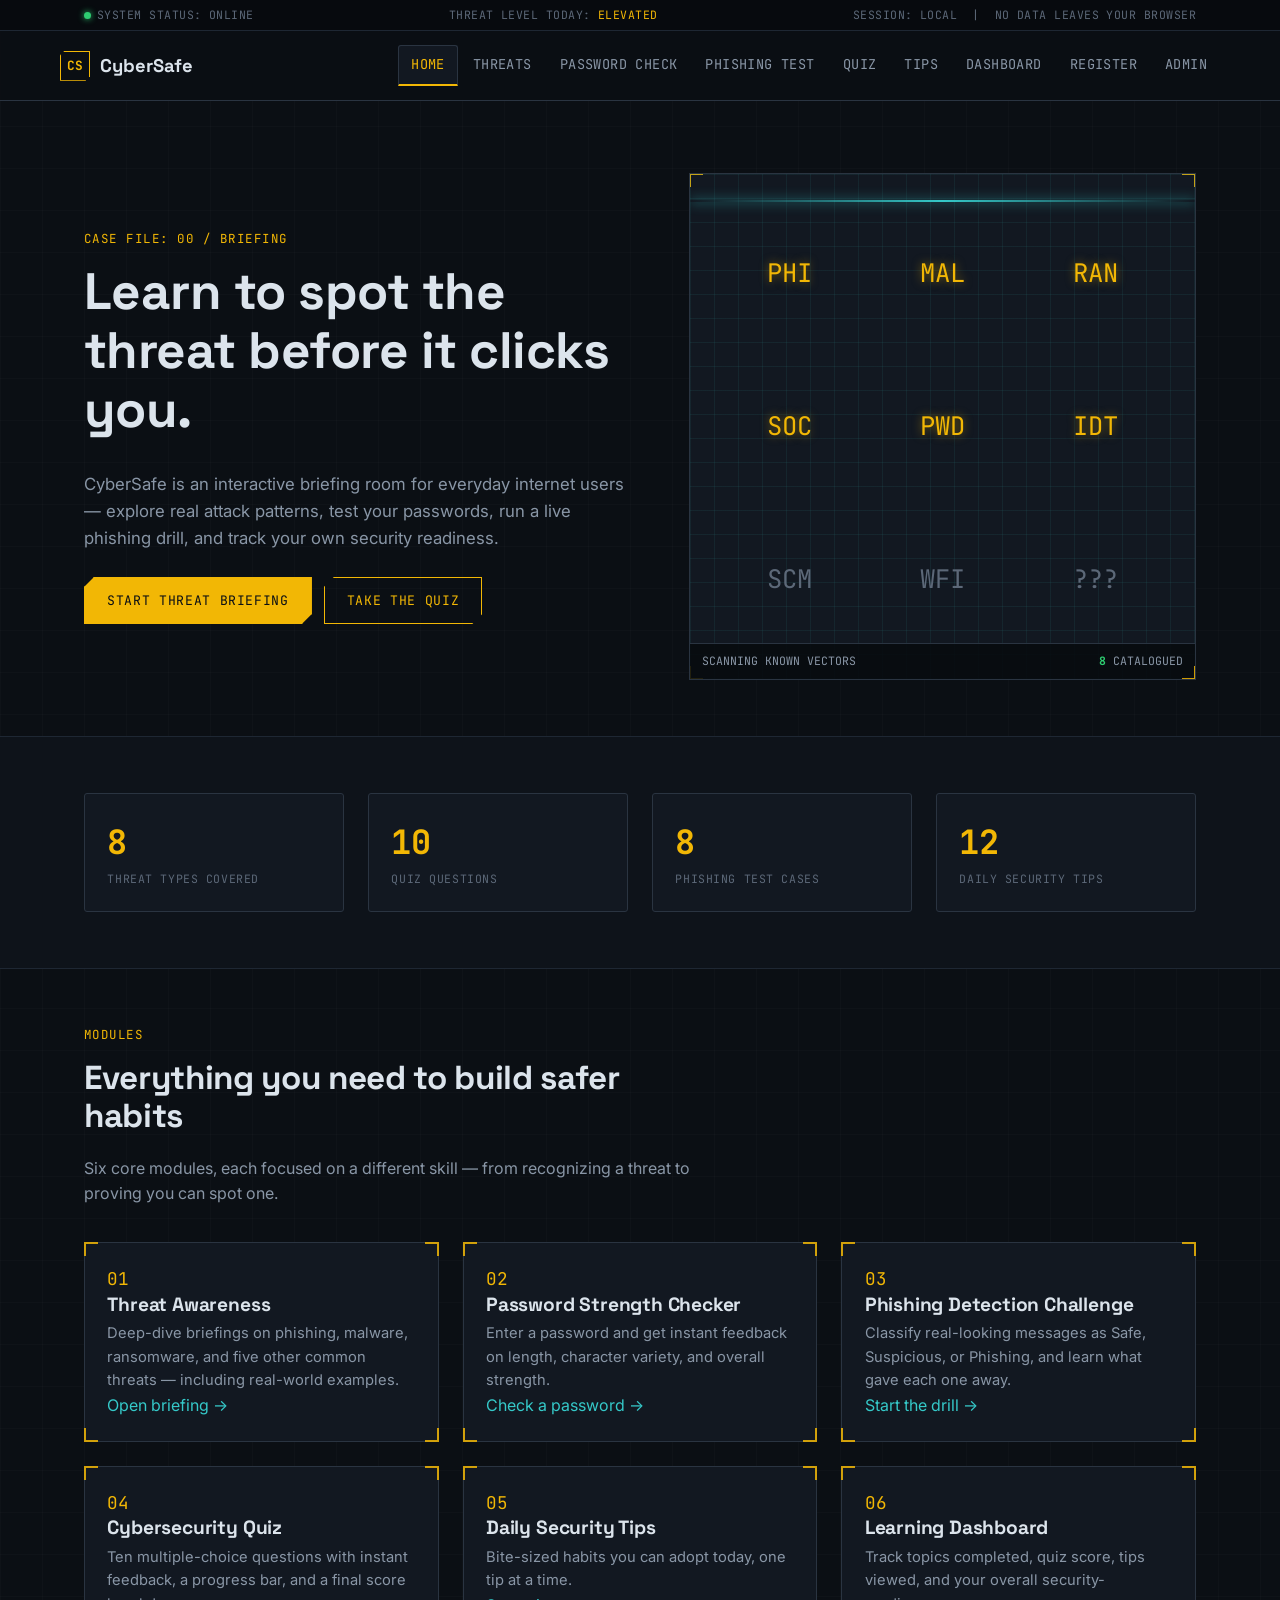
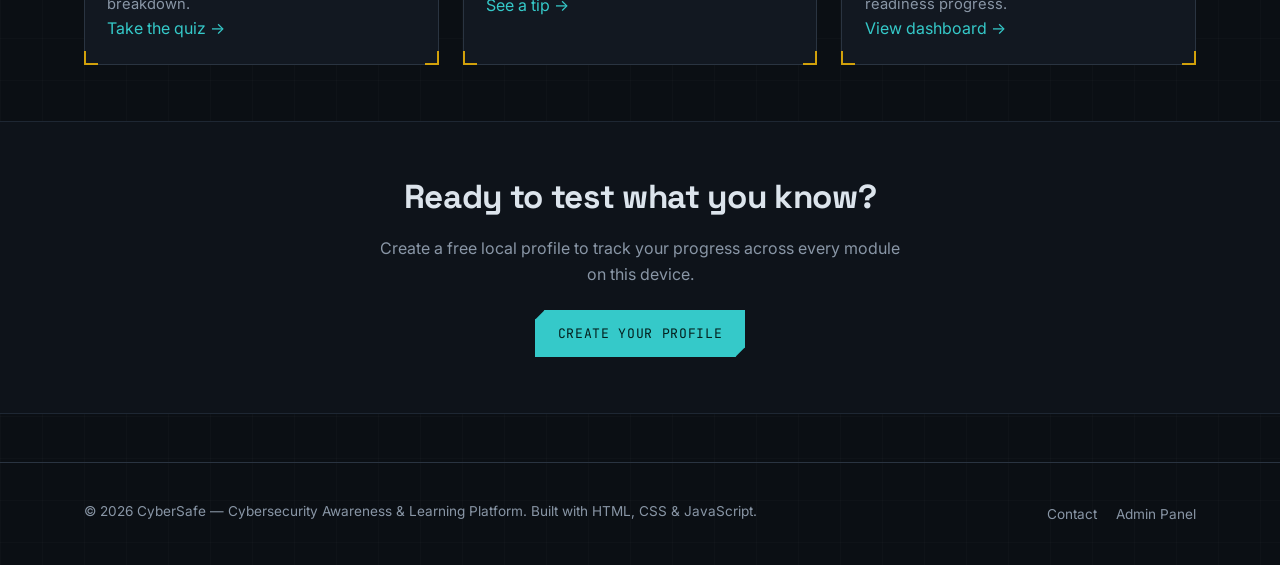
<file: index.html>
<!DOCTYPE html>
<html lang="en">
<head>
<meta charset="UTF-8">
<meta name="viewport" content="width=device-width, initial-scale=1.0">
<title>CyberSafe — Cybersecurity Awareness & Learning Platform</title>
<meta name="description" content="Learn to identify phishing, malware, and online scams. Test your password strength, take the security quiz, and build safer online habits.">
<link rel="stylesheet" href="css/style.css">
<link rel="stylesheet" href="css/responsive.css">
<link rel="stylesheet" href="css/animations.css">
</head>
<body>

<div class="status-bar">
  <div class="container">
    <span><span class="status-dot"></span>SYSTEM STATUS: ONLINE</span>
    <span>THREAT LEVEL TODAY: <span style="color:var(--amber)">ELEVATED</span></span>
    <span>SESSION: LOCAL &nbsp;|&nbsp; NO DATA LEAVES YOUR BROWSER</span>
  </div>
</div>

<header class="site-header">
  <div class="container nav-wrap">
    <a href="index.html" class="brand"><span class="brand-mark">CS</span>CyberSafe</a>
    <button class="nav-toggle">MENU ▾</button>
    <ul class="nav-tabs">
      <li><a href="index.html">Home</a></li>
      <li><a href="threats.html">Threats</a></li>
      <li><a href="password-checker.html">Password Check</a></li>
      <li><a href="phishing.html">Phishing Test</a></li>
      <li><a href="quiz.html">Quiz</a></li>
      <li><a href="tips.html">Tips</a></li>
      <li><a href="dashboard.html">Dashboard</a></li>
      <li><a href="register.html">Register</a></li>
      <li><a href="admin.html">Admin</a></li>
    </ul>
  </div>
</header>

<main>
  <section class="hero">
    <div class="container">
      <div class="fade-up">
        <span class="eyebrow">Case File: 00 / Briefing</span>
        <h1>Learn to spot the threat before it clicks you.</h1>
        <p style="font-size:1.05rem;">CyberSafe is an interactive briefing room for everyday internet users — explore real attack patterns, test your passwords, run a live phishing drill, and track your own security readiness.</p>
        <div class="hero-actions">
          <a href="threats.html" class="btn">Start Threat Briefing</a>
          <a href="quiz.html" class="btn btn-outline">Take the Quiz</a>
        </div>
      </div>
      <div class="scanner hud-frame fade-up" aria-hidden="true">
        <span class="hf-tr"></span><span class="hf-bl"></span>
        <div class="scanner-grid"></div>
        <div class="scanner-line"></div>
        <div class="scanner-icons" id="scanner-icons">
          <span>PHI</span><span>MAL</span><span>RAN</span>
          <span>SOC</span><span>PWD</span><span>IDT</span>
          <span>SCM</span><span>WFI</span><span>???</span>
        </div>
        <div class="scanner-readout">
          <span>SCANNING KNOWN VECTORS</span>
          <span><b>8</b> CATALOGUED</span>
        </div>
      </div>
    </div>
  </section>

  <section class="section section-alt">
    <div class="container">
      <div class="grid grid-4">
        <div class="card stat-card">
          <div class="stat-num">8</div>
          <div class="stat-label">Threat Types Covered</div>
        </div>
        <div class="card stat-card">
          <div class="stat-num">10</div>
          <div class="stat-label">Quiz Questions</div>
        </div>
        <div class="card stat-card">
          <div class="stat-num">8</div>
          <div class="stat-label">Phishing Test Cases</div>
        </div>
        <div class="card stat-card">
          <div class="stat-num">12</div>
          <div class="stat-label">Daily Security Tips</div>
        </div>
      </div>
    </div>
  </section>

  <section class="section">
    <div class="container">
      <div class="section-head">
        <span class="eyebrow">Modules</span>
        <h2>Everything you need to build safer habits</h2>
        <p>Six core modules, each focused on a different skill — from recognizing a threat to proving you can spot one.</p>
      </div>
      <div class="grid grid-3">
        <div class="card hud-frame">
          <span class="hf-tr"></span><span class="hf-bl"></span>
          <span class="threat-icon">01</span>
          <h3>Threat Awareness</h3>
          <p>Deep-dive briefings on phishing, malware, ransomware, and five other common threats — including real-world examples.</p>
          <a href="threats.html">Open briefing &rarr;</a>
        </div>
        <div class="card hud-frame">
          <span class="hf-tr"></span><span class="hf-bl"></span>
          <span class="threat-icon">02</span>
          <h3>Password Strength Checker</h3>
          <p>Enter a password and get instant feedback on length, character variety, and overall strength.</p>
          <a href="password-checker.html">Check a password &rarr;</a>
        </div>
        <div class="card hud-frame">
          <span class="hf-tr"></span><span class="hf-bl"></span>
          <span class="threat-icon">03</span>
          <h3>Phishing Detection Challenge</h3>
          <p>Classify real-looking messages as Safe, Suspicious, or Phishing, and learn what gave each one away.</p>
          <a href="phishing.html">Start the drill &rarr;</a>
        </div>
        <div class="card hud-frame">
          <span class="hf-tr"></span><span class="hf-bl"></span>
          <span class="threat-icon">04</span>
          <h3>Cybersecurity Quiz</h3>
          <p>Ten multiple-choice questions with instant feedback, a progress bar, and a final score breakdown.</p>
          <a href="quiz.html">Take the quiz &rarr;</a>
        </div>
        <div class="card hud-frame">
          <span class="hf-tr"></span><span class="hf-bl"></span>
          <span class="threat-icon">05</span>
          <h3>Daily Security Tips</h3>
          <p>Bite-sized habits you can adopt today, one tip at a time.</p>
          <a href="tips.html">See a tip &rarr;</a>
        </div>
        <div class="card hud-frame">
          <span class="hf-tr"></span><span class="hf-bl"></span>
          <span class="threat-icon">06</span>
          <h3>Learning Dashboard</h3>
          <p>Track topics completed, quiz score, tips viewed, and your overall security-readiness progress.</p>
          <a href="dashboard.html">View dashboard &rarr;</a>
        </div>
      </div>
    </div>
  </section>

  <section class="section section-alt">
    <div class="container" style="text-align:center;">
      <h2>Ready to test what you know?</h2>
      <p style="max-width:520px;margin:0 auto 1.4rem;">Create a free local profile to track your progress across every module on this device.</p>
      <a href="register.html" class="btn btn-cyan">Create Your Profile</a>
    </div>
  </section>
</main>

<footer class="site-footer">
  <div class="container footer-grid">
    <p>&copy; <span data-year></span> CyberSafe — Cybersecurity Awareness &amp; Learning Platform. Built with HTML, CSS &amp; JavaScript.</p>
    <ul class="footer-links">
      <li><a href="contact.html">Contact</a></li>
      <li><a href="admin.html">Admin Panel</a></li>
    </ul>
  </div>
</footer>

<script src="js/app.js"></script>
<script>
  // Reveal scanner icons in sequence to sell the "scanning" moment once on load
  document.addEventListener("DOMContentLoaded", () => {
    const icons = document.querySelectorAll("#scanner-icons span");
    icons.forEach((el, i) => {
      setTimeout(() => el.classList.add("revealed"), 300 + i * 220);
    });
  });
</script>
</body>
</html>
</file>
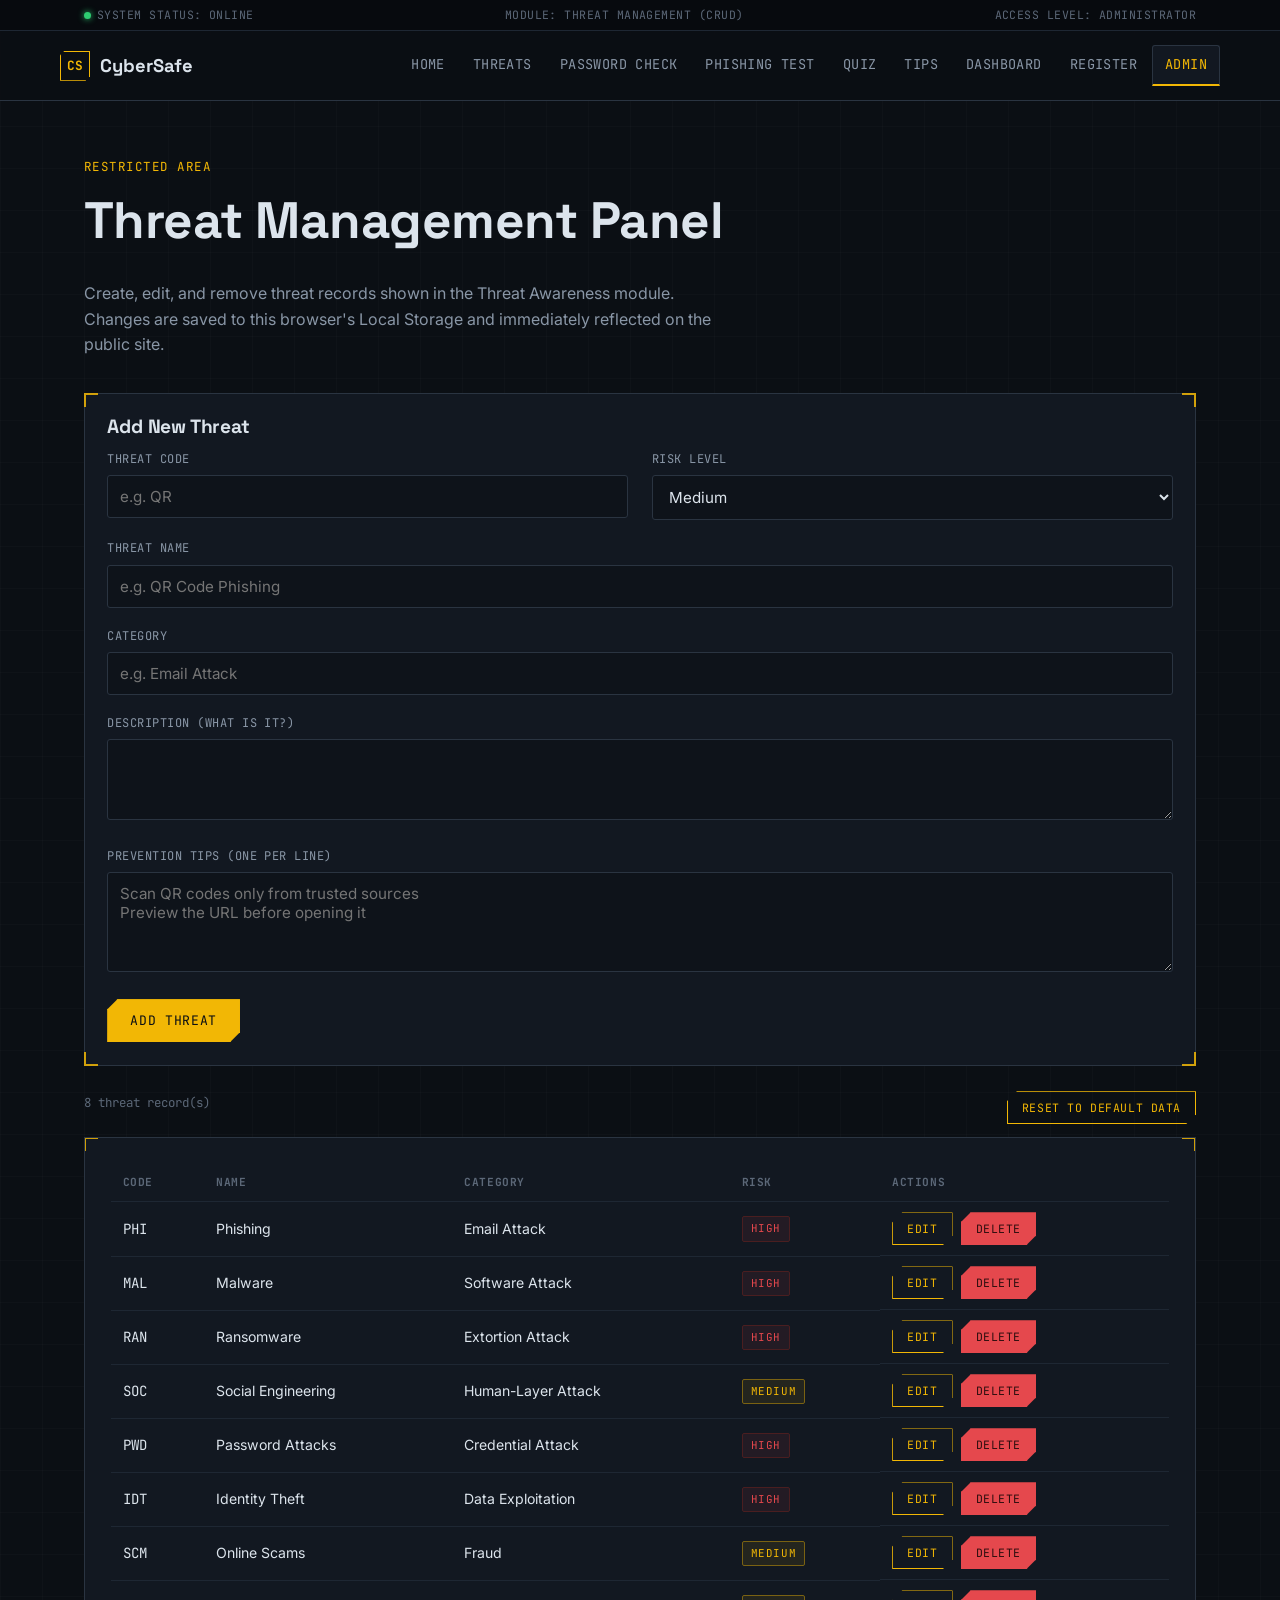
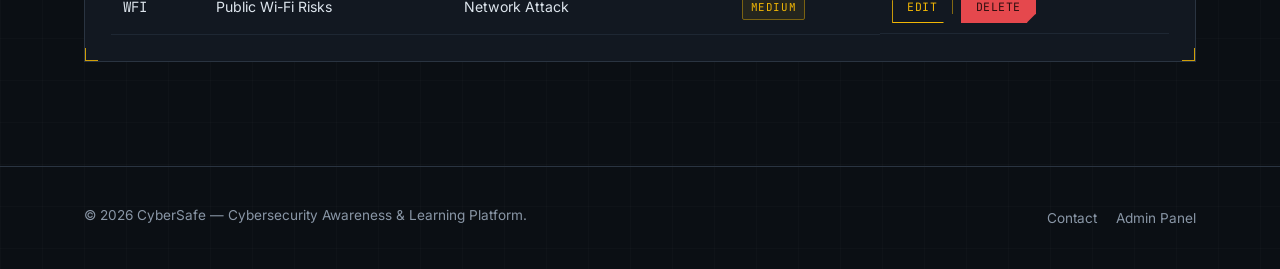
<file: admin.html>
<!DOCTYPE html>
<html lang="en">
<head>
<meta charset="UTF-8">
<meta name="viewport" content="width=device-width, initial-scale=1.0">
<title>Admin Panel — CyberSafe</title>
<link rel="stylesheet" href="css/style.css">
<link rel="stylesheet" href="css/responsive.css">
<link rel="stylesheet" href="css/animations.css">
</head>
<body>

<div class="status-bar">
  <div class="container">
    <span><span class="status-dot"></span>SYSTEM STATUS: ONLINE</span>
    <span>MODULE: THREAT MANAGEMENT (CRUD)</span>
    <span>ACCESS LEVEL: ADMINISTRATOR</span>
  </div>
</div>

<header class="site-header">
  <div class="container nav-wrap">
    <a href="index.html" class="brand"><span class="brand-mark">CS</span>CyberSafe</a>
    <button class="nav-toggle">MENU ▾</button>
    <ul class="nav-tabs">
      <li><a href="index.html">Home</a></li>
      <li><a href="threats.html">Threats</a></li>
      <li><a href="password-checker.html">Password Check</a></li>
      <li><a href="phishing.html">Phishing Test</a></li>
      <li><a href="quiz.html">Quiz</a></li>
      <li><a href="tips.html">Tips</a></li>
      <li><a href="dashboard.html">Dashboard</a></li>
      <li><a href="register.html">Register</a></li>
      <li><a href="admin.html">Admin</a></li>
    </ul>
  </div>
</header>

<main>
  <section class="section">
    <div class="container">
      <div class="section-head">
        <span class="eyebrow">Restricted Area</span>
        <h1>Threat Management Panel</h1>
        <p>Create, edit, and remove threat records shown in the Threat Awareness module. Changes are saved to this browser's Local Storage and immediately reflected on the public site.</p>
      </div>

      <div class="admin-form hud-frame" id="admin-form-wrap">
        <span class="hf-tr"></span><span class="hf-bl"></span>
        <h3 id="admin-form-title">Add New Threat</h3>
        <form id="admin-form">
          <div class="grid grid-2">
            <div class="field">
              <label for="f-code">Threat Code</label>
              <input type="text" id="f-code" placeholder="e.g. QR" maxlength="6" required>
            </div>
            <div class="field">
              <label for="f-risk">Risk Level</label>
              <select id="f-risk">
                <option value="low">Low</option>
                <option value="medium" selected>Medium</option>
                <option value="high">High</option>
              </select>
            </div>
          </div>
          <div class="field">
            <label for="f-name">Threat Name</label>
            <input type="text" id="f-name" placeholder="e.g. QR Code Phishing" required>
          </div>
          <div class="field">
            <label for="f-category">Category</label>
            <input type="text" id="f-category" placeholder="e.g. Email Attack" required>
          </div>
          <div class="field">
            <label for="f-what">Description (What is it?)</label>
            <textarea id="f-what" rows="3" required></textarea>
          </div>
          <div class="field">
            <label for="f-prevention">Prevention tips (one per line)</label>
            <textarea id="f-prevention" rows="4" placeholder="Scan QR codes only from trusted sources&#10;Preview the URL before opening it"></textarea>
          </div>
          <div style="display:flex; gap:10px;">
            <button type="submit" class="btn" id="admin-submit-btn">Add Threat</button>
            <button type="button" class="btn btn-outline" id="admin-cancel-btn" style="display:none;">Cancel Edit</button>
          </div>
        </form>
      </div>

      <div style="display:flex; justify-content:space-between; align-items:center; margin-bottom:0.8rem; flex-wrap:wrap; gap:10px;">
        <span class="quiz-progress" id="admin-count"></span>
        <button class="btn btn-outline btn-sm" id="admin-reset-data">Reset to Default Data</button>
      </div>

      <div class="hud-frame" style="overflow-x:auto;">
        <span class="hf-tr"></span><span class="hf-bl"></span>
        <table>
          <thead>
            <tr><th>Code</th><th>Name</th><th>Category</th><th>Risk</th><th>Actions</th></tr>
          </thead>
          <tbody id="admin-tbody"></tbody>
        </table>
      </div>
    </div>
  </section>
</main>

<footer class="site-footer">
  <div class="container footer-grid">
    <p>&copy; <span data-year></span> CyberSafe — Cybersecurity Awareness &amp; Learning Platform.</p>
    <ul class="footer-links">
      <li><a href="contact.html">Contact</a></li>
      <li><a href="admin.html">Admin Panel</a></li>
    </ul>
  </div>
</footer>

<script src="js/app.js"></script>
<script src="js/threats.js"></script>
<script src="js/admin.js"></script>
</body>
</html>
</file>
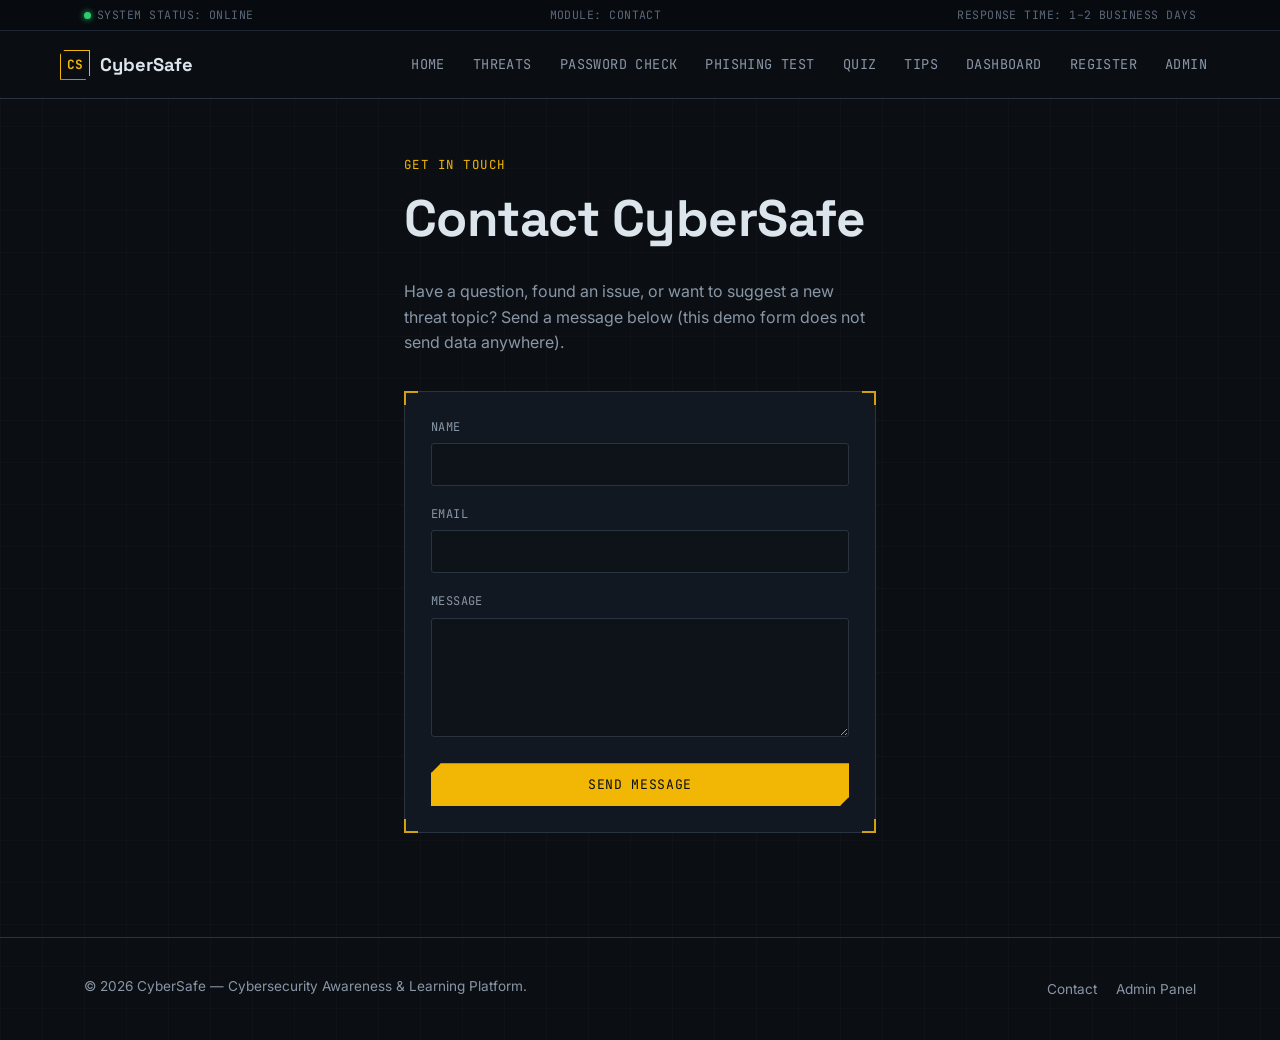
<file: contact.html>
<!DOCTYPE html>
<html lang="en">
<head>
<meta charset="UTF-8">
<meta name="viewport" content="width=device-width, initial-scale=1.0">
<title>Contact — CyberSafe</title>
<link rel="stylesheet" href="css/style.css">
<link rel="stylesheet" href="css/responsive.css">
<link rel="stylesheet" href="css/animations.css">
</head>
<body>

<div class="status-bar">
  <div class="container">
    <span><span class="status-dot"></span>SYSTEM STATUS: ONLINE</span>
    <span>MODULE: CONTACT</span>
    <span>RESPONSE TIME: 1–2 BUSINESS DAYS</span>
  </div>
</div>

<header class="site-header">
  <div class="container nav-wrap">
    <a href="index.html" class="brand"><span class="brand-mark">CS</span>CyberSafe</a>
    <button class="nav-toggle">MENU ▾</button>
    <ul class="nav-tabs">
      <li><a href="index.html">Home</a></li>
      <li><a href="threats.html">Threats</a></li>
      <li><a href="password-checker.html">Password Check</a></li>
      <li><a href="phishing.html">Phishing Test</a></li>
      <li><a href="quiz.html">Quiz</a></li>
      <li><a href="tips.html">Tips</a></li>
      <li><a href="dashboard.html">Dashboard</a></li>
      <li><a href="register.html">Register</a></li>
      <li><a href="admin.html">Admin</a></li>
    </ul>
  </div>
</header>

<main>
  <section class="section">
    <div class="container" style="max-width:520px;">
      <div class="section-head">
        <span class="eyebrow">Get in Touch</span>
        <h1>Contact CyberSafe</h1>
        <p>Have a question, found an issue, or want to suggest a new threat topic? Send a message below (this demo form does not send data anywhere).</p>
      </div>
      <div class="hud-frame">
        <span class="hf-tr"></span><span class="hf-bl"></span>
        <form id="contact-form" onsubmit="event.preventDefault(); CyberSafe.toast('Message sent (demo only)'); this.reset();">
          <div class="field">
            <label for="c-name">Name</label>
            <input type="text" id="c-name" required>
          </div>
          <div class="field">
            <label for="c-email">Email</label>
            <input type="email" id="c-email" required>
          </div>
          <div class="field">
            <label for="c-message">Message</label>
            <textarea id="c-message" rows="5" required></textarea>
          </div>
          <button type="submit" class="btn" style="width:100%;">Send Message</button>
        </form>
      </div>
    </div>
  </section>
</main>

<footer class="site-footer">
  <div class="container footer-grid">
    <p>&copy; <span data-year></span> CyberSafe — Cybersecurity Awareness &amp; Learning Platform.</p>
    <ul class="footer-links">
      <li><a href="contact.html">Contact</a></li>
      <li><a href="admin.html">Admin Panel</a></li>
    </ul>
  </div>
</footer>

<script src="js/app.js"></script>
</body>
</html>
</file>
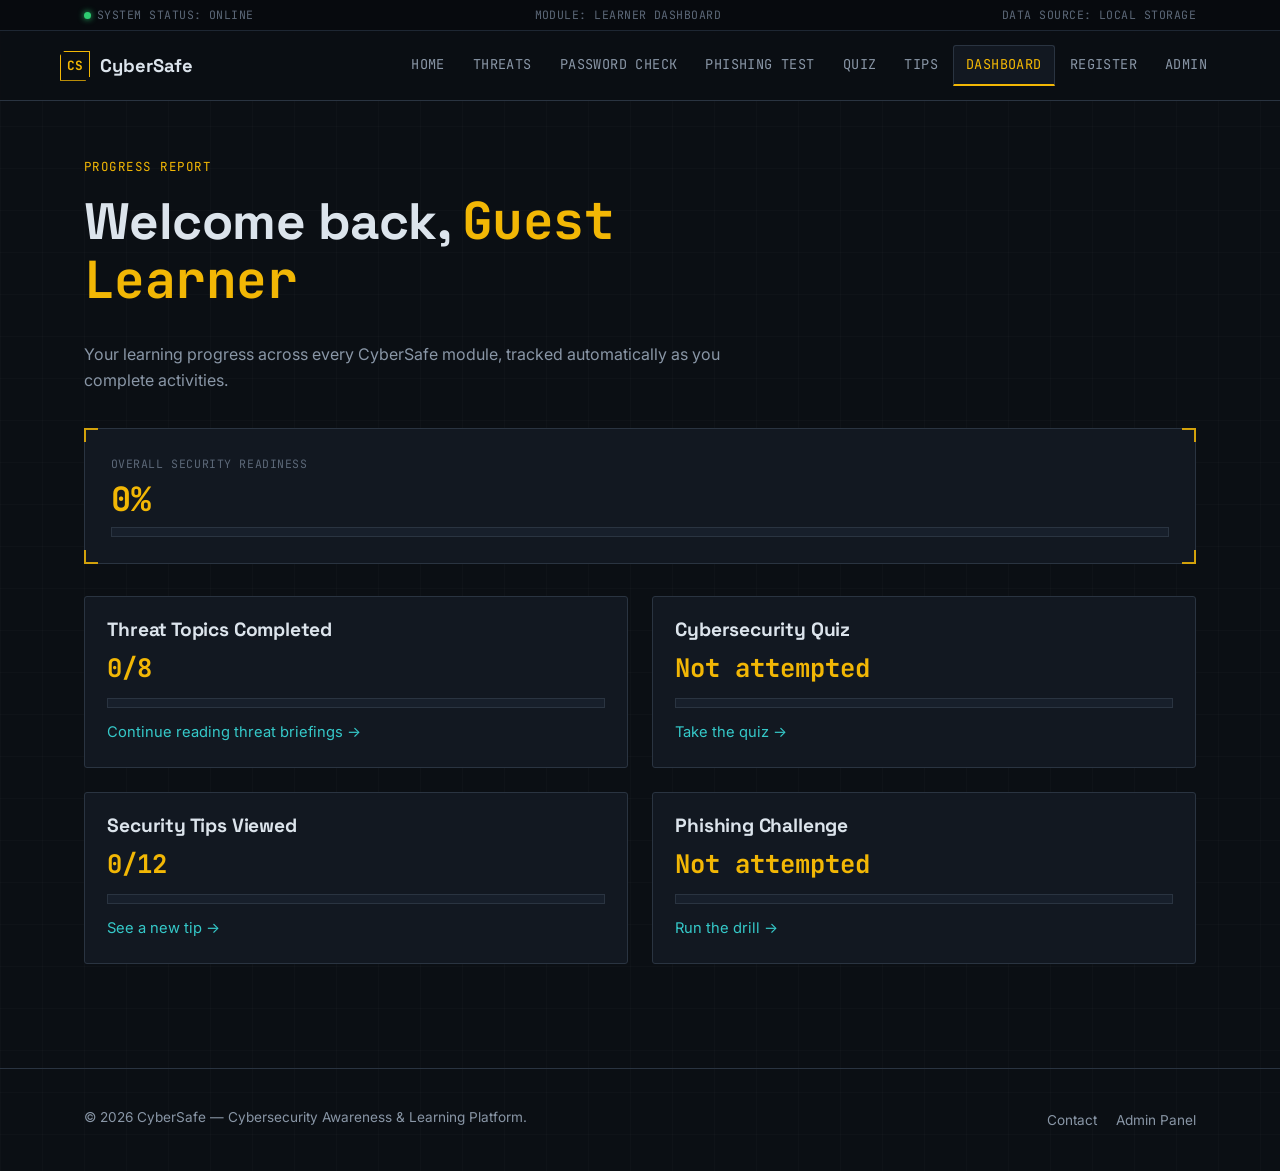
<file: dashboard.html>
<!DOCTYPE html>
<html lang="en">
<head>
<meta charset="UTF-8">
<meta name="viewport" content="width=device-width, initial-scale=1.0">
<title>Dashboard — CyberSafe</title>
<link rel="stylesheet" href="css/style.css">
<link rel="stylesheet" href="css/responsive.css">
<link rel="stylesheet" href="css/animations.css">
</head>
<body>

<div class="status-bar">
  <div class="container">
    <span><span class="status-dot"></span>SYSTEM STATUS: ONLINE</span>
    <span>MODULE: LEARNER DASHBOARD</span>
    <span>DATA SOURCE: LOCAL STORAGE</span>
  </div>
</div>

<header class="site-header">
  <div class="container nav-wrap">
    <a href="index.html" class="brand"><span class="brand-mark">CS</span>CyberSafe</a>
    <button class="nav-toggle">MENU ▾</button>
    <ul class="nav-tabs">
      <li><a href="index.html">Home</a></li>
      <li><a href="threats.html">Threats</a></li>
      <li><a href="password-checker.html">Password Check</a></li>
      <li><a href="phishing.html">Phishing Test</a></li>
      <li><a href="quiz.html">Quiz</a></li>
      <li><a href="tips.html">Tips</a></li>
      <li><a href="dashboard.html">Dashboard</a></li>
      <li><a href="register.html">Register</a></li>
      <li><a href="admin.html">Admin</a></li>
    </ul>
  </div>
</header>

<main>
  <section class="section">
    <div class="container">
      <div class="section-head">
        <span class="eyebrow">Progress Report</span>
        <h1>Welcome back, <span id="dash-user" class="mono" style="color:var(--amber);">—</span></h1>
        <p>Your learning progress across every CyberSafe module, tracked automatically as you complete activities.</p>
      </div>

      <div class="hud-frame" style="margin-bottom:2rem;">
        <span class="hf-tr"></span><span class="hf-bl"></span>
        <div class="stat-label">Overall Security Readiness</div>
        <div class="stat-num" id="dash-overall-num">0%</div>
        <div class="dash-bar-track"><div class="dash-bar-fill" id="dash-overall-bar" style="width:0%;"></div></div>
      </div>

      <div class="grid grid-2">
        <div class="card">
          <h3>Threat Topics Completed</h3>
          <div class="stat-num" id="dash-topics-num" style="font-size:1.6rem;">0/8</div>
          <div class="dash-bar-track" style="margin-top:0.6rem;"><div class="dash-bar-fill" id="dash-topics-bar" style="width:0%;"></div></div>
          <p style="margin-top:0.8rem;"><a href="threats.html">Continue reading threat briefings &rarr;</a></p>
        </div>
        <div class="card">
          <h3>Cybersecurity Quiz</h3>
          <div class="stat-num" id="dash-quiz-num" style="font-size:1.6rem;">Not attempted</div>
          <div class="dash-bar-track" style="margin-top:0.6rem;"><div class="dash-bar-fill" id="dash-quiz-bar" style="width:0%;"></div></div>
          <p style="margin-top:0.8rem;"><a href="quiz.html">Take the quiz &rarr;</a></p>
        </div>
        <div class="card">
          <h3>Security Tips Viewed</h3>
          <div class="stat-num" id="dash-tips-num" style="font-size:1.6rem;">0/12</div>
          <div class="dash-bar-track" style="margin-top:0.6rem;"><div class="dash-bar-fill" id="dash-tips-bar" style="width:0%;"></div></div>
          <p style="margin-top:0.8rem;"><a href="tips.html">See a new tip &rarr;</a></p>
        </div>
        <div class="card">
          <h3>Phishing Challenge</h3>
          <div class="stat-num" id="dash-phish-num" style="font-size:1.6rem;">Not attempted</div>
          <div class="dash-bar-track" style="margin-top:0.6rem;"><div class="dash-bar-fill" id="dash-phish-bar" style="width:0%;"></div></div>
          <p style="margin-top:0.8rem;"><a href="phishing.html">Run the drill &rarr;</a></p>
        </div>
      </div>
    </div>
  </section>
</main>

<footer class="site-footer">
  <div class="container footer-grid">
    <p>&copy; <span data-year></span> CyberSafe — Cybersecurity Awareness &amp; Learning Platform.</p>
    <ul class="footer-links">
      <li><a href="contact.html">Contact</a></li>
      <li><a href="admin.html">Admin Panel</a></li>
    </ul>
  </div>
</footer>

<script src="js/app.js"></script>
<script src="js/threats.js"></script>
<script src="js/dashboard.js"></script>
</body>
</html>
</file>
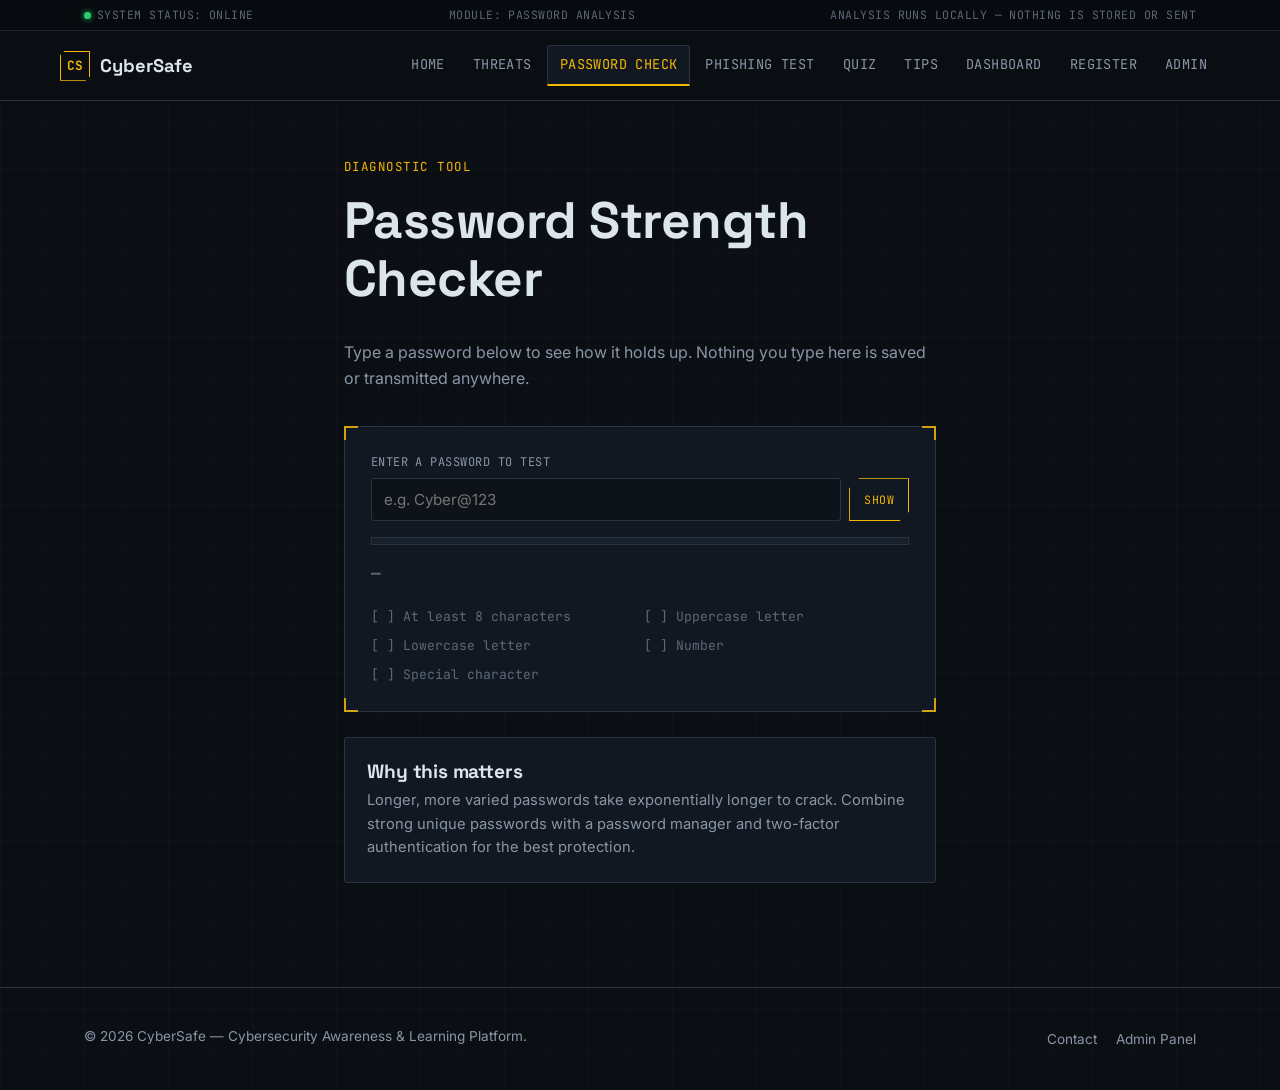
<file: password-checker.html>
<!DOCTYPE html>
<html lang="en">
<head>
<meta charset="UTF-8">
<meta name="viewport" content="width=device-width, initial-scale=1.0">
<title>Password Strength Checker — CyberSafe</title>
<link rel="stylesheet" href="css/style.css">
<link rel="stylesheet" href="css/responsive.css">
<link rel="stylesheet" href="css/animations.css">
</head>
<body>

<div class="status-bar">
  <div class="container">
    <span><span class="status-dot"></span>SYSTEM STATUS: ONLINE</span>
    <span>MODULE: PASSWORD ANALYSIS</span>
    <span>ANALYSIS RUNS LOCALLY — NOTHING IS STORED OR SENT</span>
  </div>
</div>

<header class="site-header">
  <div class="container nav-wrap">
    <a href="index.html" class="brand"><span class="brand-mark">CS</span>CyberSafe</a>
    <button class="nav-toggle">MENU ▾</button>
    <ul class="nav-tabs">
      <li><a href="index.html">Home</a></li>
      <li><a href="threats.html">Threats</a></li>
      <li><a href="password-checker.html">Password Check</a></li>
      <li><a href="phishing.html">Phishing Test</a></li>
      <li><a href="quiz.html">Quiz</a></li>
      <li><a href="tips.html">Tips</a></li>
      <li><a href="dashboard.html">Dashboard</a></li>
      <li><a href="register.html">Register</a></li>
      <li><a href="admin.html">Admin</a></li>
    </ul>
  </div>
</header>

<main>
  <section class="section">
    <div class="container" style="max-width:640px;">
      <div class="section-head">
        <span class="eyebrow">Diagnostic Tool</span>
        <h1>Password Strength Checker</h1>
        <p>Type a password below to see how it holds up. Nothing you type here is saved or transmitted anywhere.</p>
      </div>

      <div class="hud-frame">
        <span class="hf-tr"></span><span class="hf-bl"></span>
        <div class="field" style="margin-bottom:0.6rem;">
          <label for="pw-input">Enter a password to test</label>
          <div style="display:flex; gap:8px;">
            <input type="password" id="pw-input" placeholder="e.g. Cyber@123" autocomplete="off">
            <button class="btn btn-outline btn-sm" id="pw-toggle" type="button">Show</button>
          </div>
        </div>

        <div class="pw-meter"><div class="pw-meter-fill" id="pw-meter-fill"></div></div>
        <div class="pw-strength-label" id="pw-strength-label">—</div>

        <ul class="pw-checks" style="margin-top:1.2rem;">
          <li id="check-length">At least 8 characters</li>
          <li id="check-uppercase">Uppercase letter</li>
          <li id="check-lowercase">Lowercase letter</li>
          <li id="check-number">Number</li>
          <li id="check-special">Special character</li>
        </ul>
      </div>

      <div class="card" style="margin-top:1.6rem;">
        <h3>Why this matters</h3>
        <p>Longer, more varied passwords take exponentially longer to crack. Combine strong unique passwords with a password manager and two-factor authentication for the best protection.</p>
      </div>
    </div>
  </section>
</main>

<footer class="site-footer">
  <div class="container footer-grid">
    <p>&copy; <span data-year></span> CyberSafe — Cybersecurity Awareness &amp; Learning Platform.</p>
    <ul class="footer-links">
      <li><a href="contact.html">Contact</a></li>
      <li><a href="admin.html">Admin Panel</a></li>
    </ul>
  </div>
</footer>

<script src="js/app.js"></script>
<script src="js/password.js"></script>
</body>
</html>
</file>
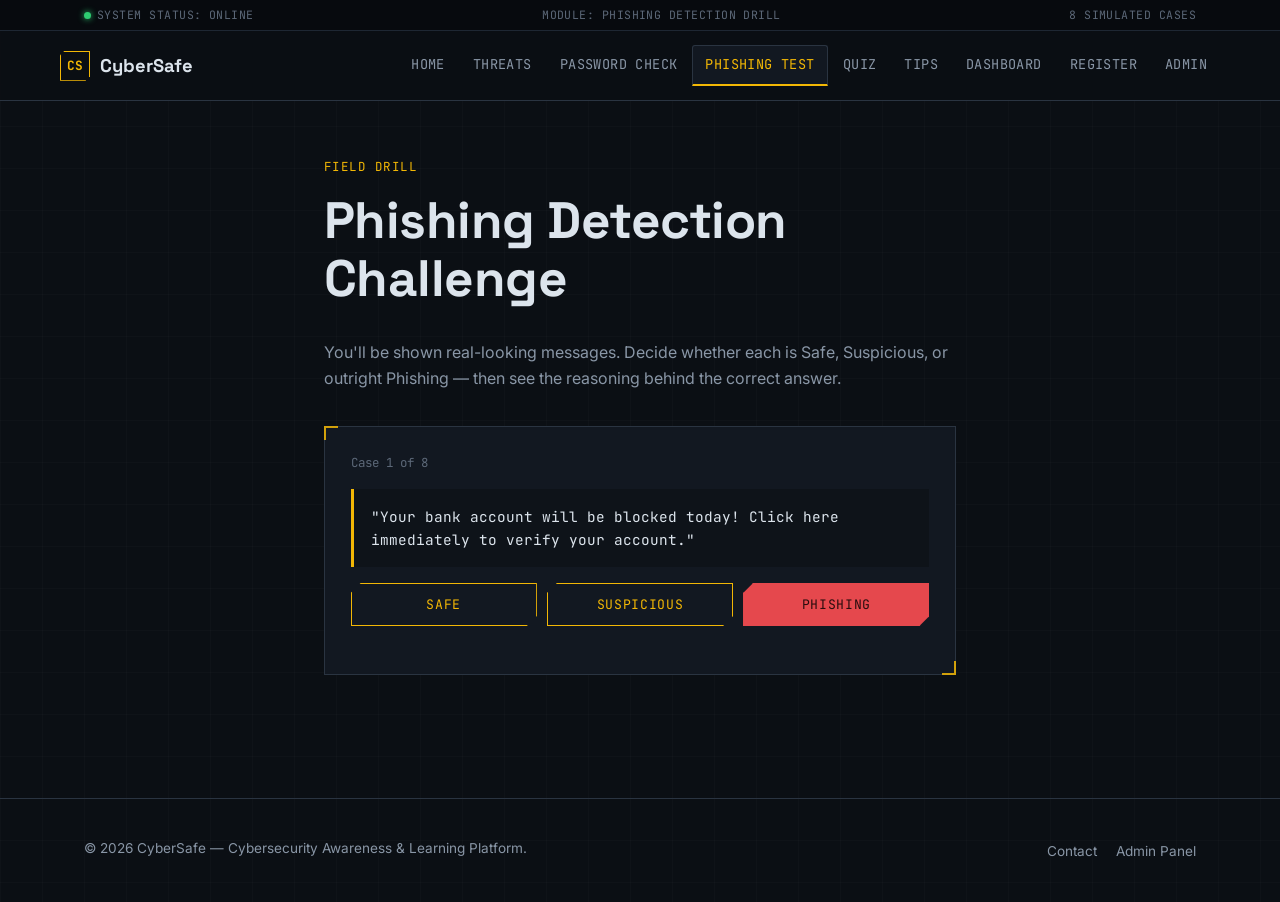
<file: phishing.html>
<!DOCTYPE html>
<html lang="en">
<head>
<meta charset="UTF-8">
<meta name="viewport" content="width=device-width, initial-scale=1.0">
<title>Phishing Detection Challenge — CyberSafe</title>
<link rel="stylesheet" href="css/style.css">
<link rel="stylesheet" href="css/responsive.css">
<link rel="stylesheet" href="css/animations.css">
</head>
<body>

<div class="status-bar">
  <div class="container">
    <span><span class="status-dot"></span>SYSTEM STATUS: ONLINE</span>
    <span>MODULE: PHISHING DETECTION DRILL</span>
    <span>8 SIMULATED CASES</span>
  </div>
</div>

<header class="site-header">
  <div class="container nav-wrap">
    <a href="index.html" class="brand"><span class="brand-mark">CS</span>CyberSafe</a>
    <button class="nav-toggle">MENU ▾</button>
    <ul class="nav-tabs">
      <li><a href="index.html">Home</a></li>
      <li><a href="threats.html">Threats</a></li>
      <li><a href="password-checker.html">Password Check</a></li>
      <li><a href="phishing.html">Phishing Test</a></li>
      <li><a href="quiz.html">Quiz</a></li>
      <li><a href="tips.html">Tips</a></li>
      <li><a href="dashboard.html">Dashboard</a></li>
      <li><a href="register.html">Register</a></li>
      <li><a href="admin.html">Admin</a></li>
    </ul>
  </div>
</header>

<main>
  <section class="section">
    <div class="container" style="max-width:680px;">
      <div class="section-head">
        <span class="eyebrow">Field Drill</span>
        <h1>Phishing Detection Challenge</h1>
        <p>You'll be shown real-looking messages. Decide whether each is Safe, Suspicious, or outright Phishing — then see the reasoning behind the correct answer.</p>
      </div>

      <div class="hud-frame phish-card" id="phishing-container">
        <span class="hf-tr"></span><span class="hf-bl"></span>
      </div>
    </div>
  </section>
</main>

<footer class="site-footer">
  <div class="container footer-grid">
    <p>&copy; <span data-year></span> CyberSafe — Cybersecurity Awareness &amp; Learning Platform.</p>
    <ul class="footer-links">
      <li><a href="contact.html">Contact</a></li>
      <li><a href="admin.html">Admin Panel</a></li>
    </ul>
  </div>
</footer>

<script src="js/app.js"></script>
<script src="js/phishing.js"></script>
</body>
</html>
</file>
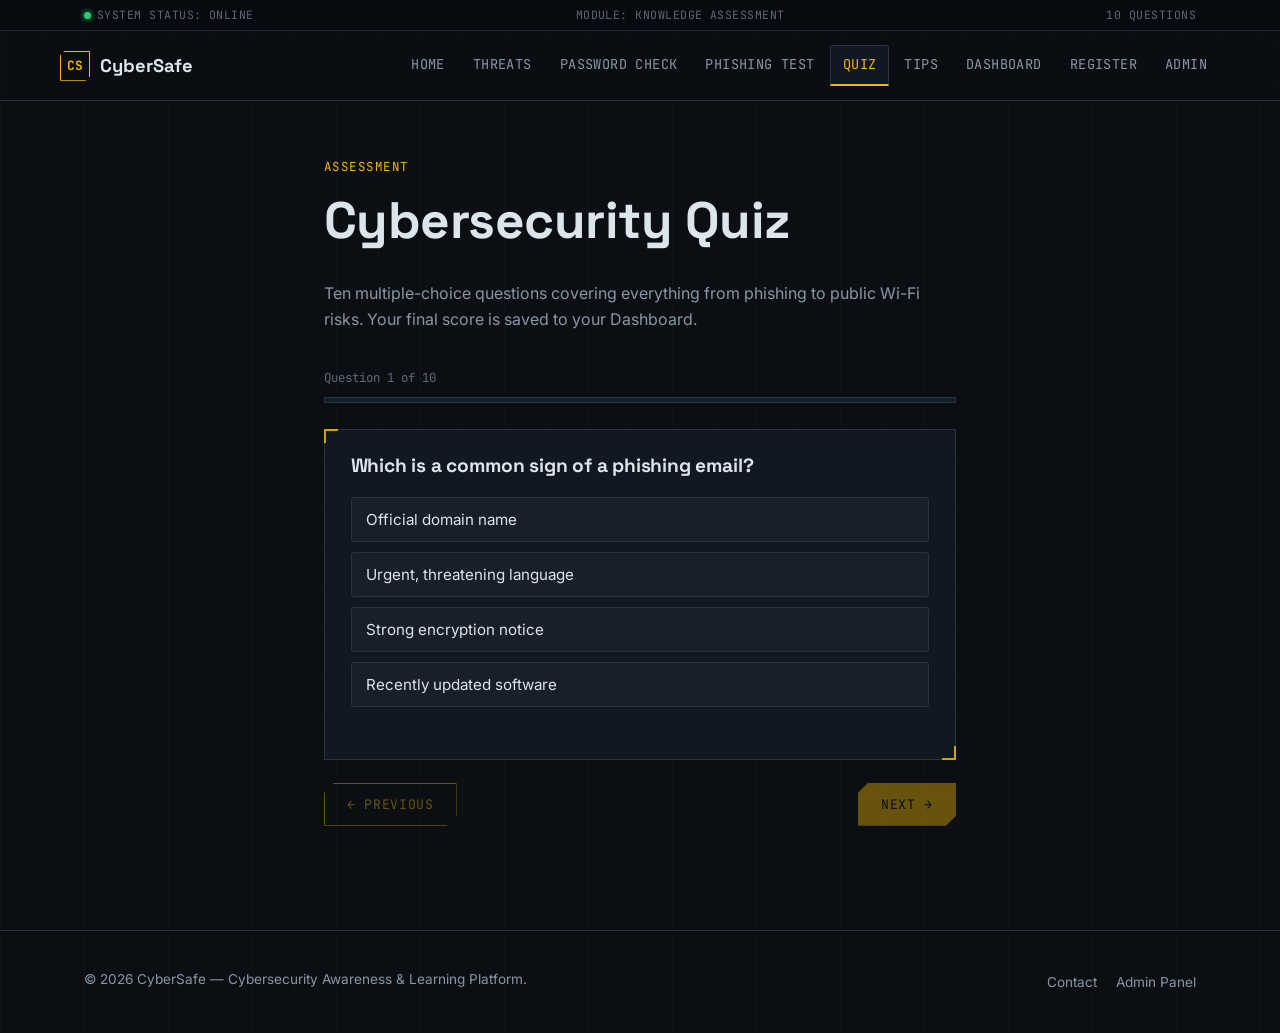
<file: quiz.html>
<!DOCTYPE html>
<html lang="en">
<head>
<meta charset="UTF-8">
<meta name="viewport" content="width=device-width, initial-scale=1.0">
<title>Cybersecurity Quiz — CyberSafe</title>
<link rel="stylesheet" href="css/style.css">
<link rel="stylesheet" href="css/responsive.css">
<link rel="stylesheet" href="css/animations.css">
</head>
<body>

<div class="status-bar">
  <div class="container">
    <span><span class="status-dot"></span>SYSTEM STATUS: ONLINE</span>
    <span>MODULE: KNOWLEDGE ASSESSMENT</span>
    <span>10 QUESTIONS</span>
  </div>
</div>

<header class="site-header">
  <div class="container nav-wrap">
    <a href="index.html" class="brand"><span class="brand-mark">CS</span>CyberSafe</a>
    <button class="nav-toggle">MENU ▾</button>
    <ul class="nav-tabs">
      <li><a href="index.html">Home</a></li>
      <li><a href="threats.html">Threats</a></li>
      <li><a href="password-checker.html">Password Check</a></li>
      <li><a href="phishing.html">Phishing Test</a></li>
      <li><a href="quiz.html">Quiz</a></li>
      <li><a href="tips.html">Tips</a></li>
      <li><a href="dashboard.html">Dashboard</a></li>
      <li><a href="register.html">Register</a></li>
      <li><a href="admin.html">Admin</a></li>
    </ul>
  </div>
</header>

<main>
  <section class="section">
    <div class="container" style="max-width:680px;">
      <div class="section-head">
        <span class="eyebrow">Assessment</span>
        <h1>Cybersecurity Quiz</h1>
        <p>Ten multiple-choice questions covering everything from phishing to public Wi-Fi risks. Your final score is saved to your Dashboard.</p>
      </div>

      <div class="quiz-progress" id="quiz-progress-text"></div>
      <div class="progress-track"><div class="progress-fill" id="quiz-progress-fill"></div></div>

      <div class="hud-frame" id="quiz-container">
        <span class="hf-tr"></span><span class="hf-bl"></span>
      </div>

      <div class="quiz-nav">
        <button class="btn btn-outline" id="prev-btn">&larr; Previous</button>
        <button class="btn" id="next-btn" disabled>Next &rarr;</button>
      </div>
    </div>
  </section>
</main>

<footer class="site-footer">
  <div class="container footer-grid">
    <p>&copy; <span data-year></span> CyberSafe — Cybersecurity Awareness &amp; Learning Platform.</p>
    <ul class="footer-links">
      <li><a href="contact.html">Contact</a></li>
      <li><a href="admin.html">Admin Panel</a></li>
    </ul>
  </div>
</footer>

<script src="js/app.js"></script>
<script src="js/quiz.js"></script>
</body>
</html>
</file>
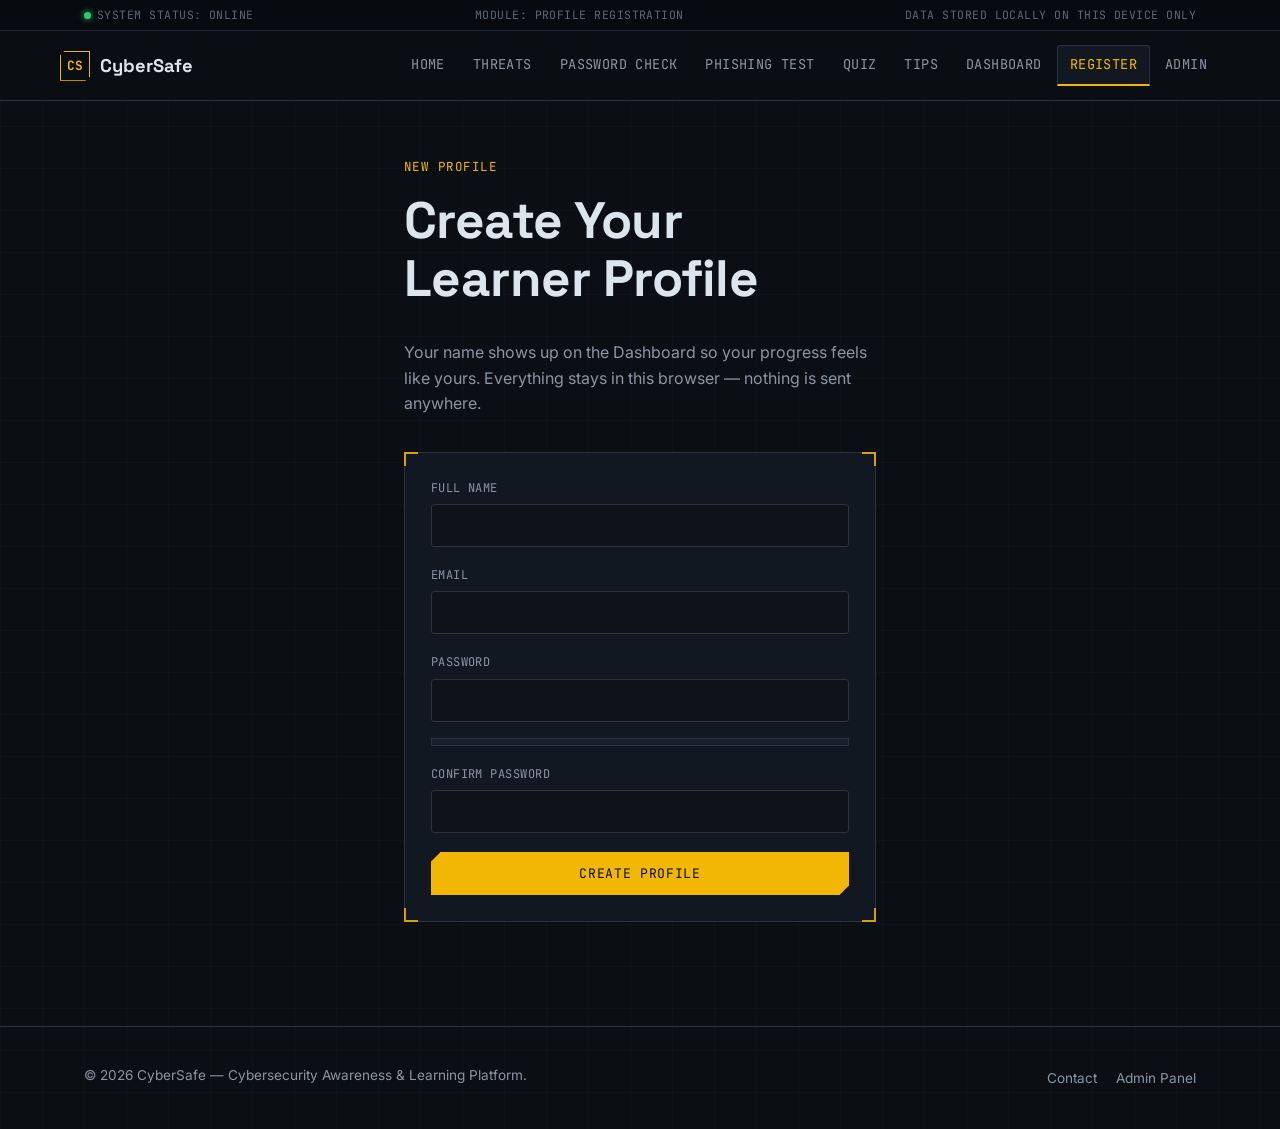
<file: register.html>
<!DOCTYPE html>
<html lang="en">
<head>
<meta charset="UTF-8">
<meta name="viewport" content="width=device-width, initial-scale=1.0">
<title>Register — CyberSafe</title>
<link rel="stylesheet" href="css/style.css">
<link rel="stylesheet" href="css/responsive.css">
<link rel="stylesheet" href="css/animations.css">
</head>
<body>

<div class="status-bar">
  <div class="container">
    <span><span class="status-dot"></span>SYSTEM STATUS: ONLINE</span>
    <span>MODULE: PROFILE REGISTRATION</span>
    <span>DATA STORED LOCALLY ON THIS DEVICE ONLY</span>
  </div>
</div>

<header class="site-header">
  <div class="container nav-wrap">
    <a href="index.html" class="brand"><span class="brand-mark">CS</span>CyberSafe</a>
    <button class="nav-toggle">MENU ▾</button>
    <ul class="nav-tabs">
      <li><a href="index.html">Home</a></li>
      <li><a href="threats.html">Threats</a></li>
      <li><a href="password-checker.html">Password Check</a></li>
      <li><a href="phishing.html">Phishing Test</a></li>
      <li><a href="quiz.html">Quiz</a></li>
      <li><a href="tips.html">Tips</a></li>
      <li><a href="dashboard.html">Dashboard</a></li>
      <li><a href="register.html">Register</a></li>
      <li><a href="admin.html">Admin</a></li>
    </ul>
  </div>
</header>

<main>
  <section class="section">
    <div class="container" style="max-width:520px;">
      <div class="section-head">
        <span class="eyebrow">New Profile</span>
        <h1>Create Your Learner Profile</h1>
        <p>Your name shows up on the Dashboard so your progress feels like yours. Everything stays in this browser — nothing is sent anywhere.</p>
      </div>

      <div class="hud-frame">
        <span class="hf-tr"></span><span class="hf-bl"></span>

        <div id="register-success" class="card" style="display:none; border-color: var(--green); margin-bottom:1.2rem;">
          <strong style="color:var(--green);">Registration successful.</strong>
          <p style="margin-top:0.4rem;">Your profile has been created for this browser. <a href="dashboard.html">Go to your Dashboard &rarr;</a></p>
        </div>

        <form id="register-form" novalidate>
          <div class="field">
            <label for="reg-name">Full Name</label>
            <input type="text" id="reg-name" autocomplete="name">
            <div class="field-error"></div>
          </div>
          <div class="field">
            <label for="reg-email">Email</label>
            <input type="email" id="reg-email" autocomplete="email">
            <div class="field-error"></div>
          </div>
          <div class="field">
            <label for="reg-password">Password</label>
            <input type="password" id="reg-password" autocomplete="new-password">
            <div class="pw-meter"><div class="pw-meter-fill" id="pw-reg-meter-fill"></div></div>
            <div class="field-error"></div>
          </div>
          <div class="field">
            <label for="reg-confirm">Confirm Password</label>
            <input type="password" id="reg-confirm" autocomplete="new-password">
            <div class="field-error"></div>
          </div>
          <button type="submit" class="btn" style="width:100%;">Create Profile</button>
        </form>
      </div>
    </div>
  </section>
</main>

<footer class="site-footer">
  <div class="container footer-grid">
    <p>&copy; <span data-year></span> CyberSafe — Cybersecurity Awareness &amp; Learning Platform.</p>
    <ul class="footer-links">
      <li><a href="contact.html">Contact</a></li>
      <li><a href="admin.html">Admin Panel</a></li>
    </ul>
  </div>
</footer>

<script src="js/app.js"></script>
<script src="js/password.js"></script>
<script src="js/register.js"></script>
</body>
</html>
</file>
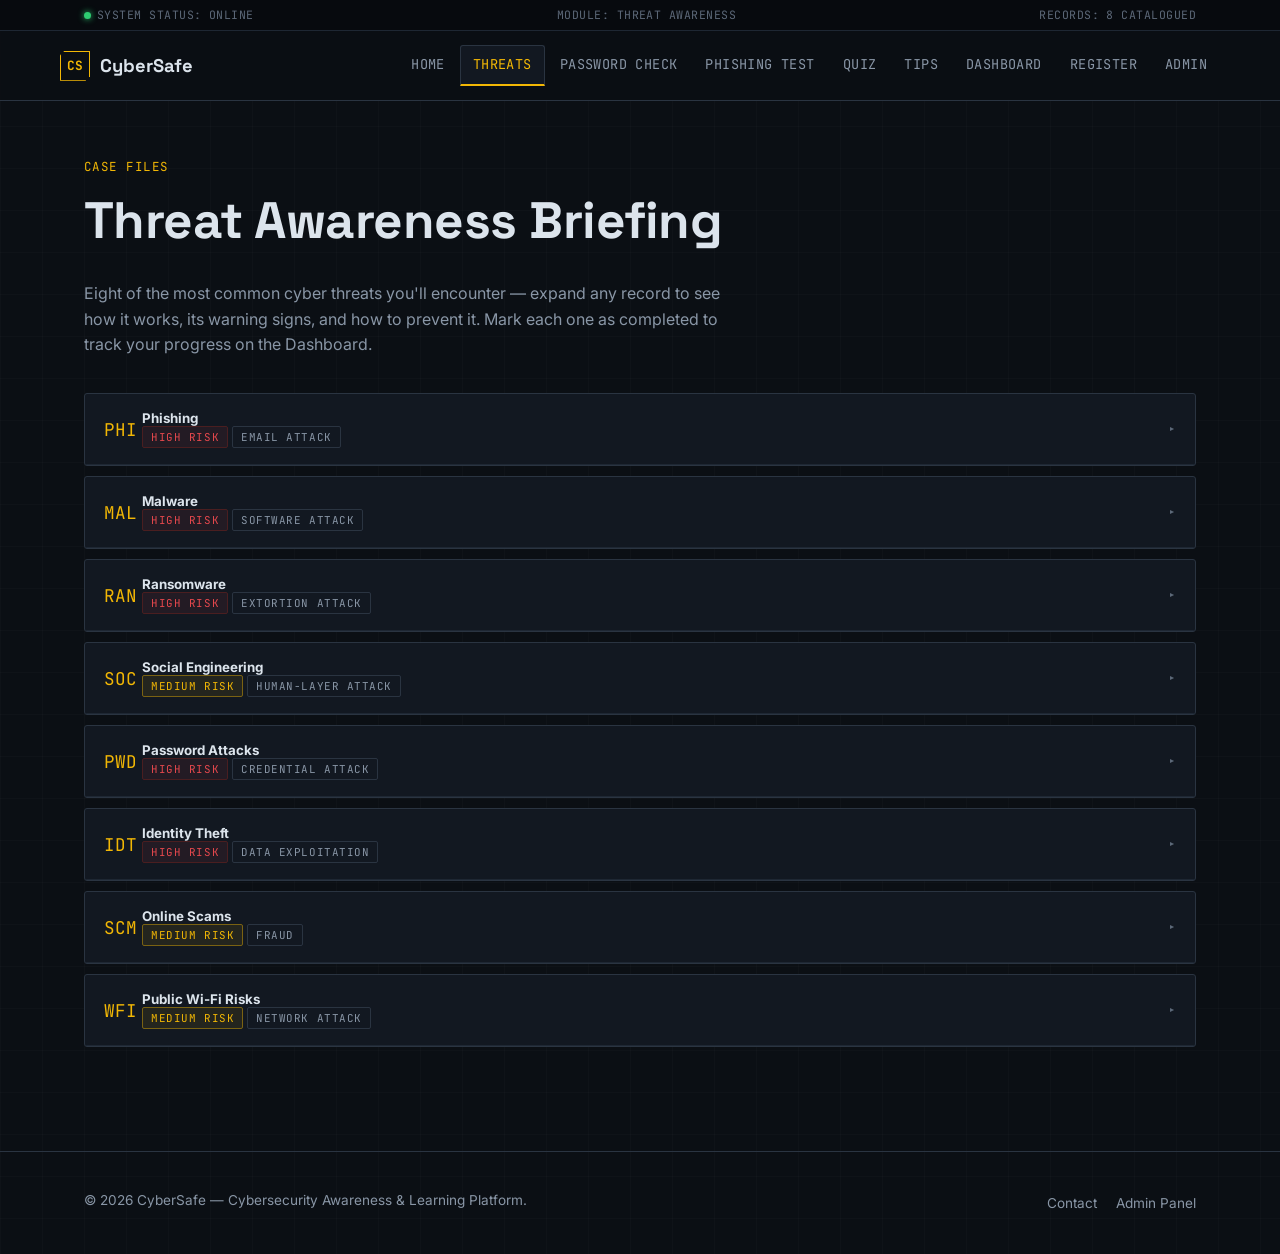
<file: threats.html>
<!DOCTYPE html>
<html lang="en">
<head>
<meta charset="UTF-8">
<meta name="viewport" content="width=device-width, initial-scale=1.0">
<title>Threat Awareness — CyberSafe</title>
<link rel="stylesheet" href="css/style.css">
<link rel="stylesheet" href="css/responsive.css">
<link rel="stylesheet" href="css/animations.css">
</head>
<body>

<div class="status-bar">
  <div class="container">
    <span><span class="status-dot"></span>SYSTEM STATUS: ONLINE</span>
    <span>MODULE: THREAT AWARENESS</span>
    <span>RECORDS: 8 CATALOGUED</span>
  </div>
</div>

<header class="site-header">
  <div class="container nav-wrap">
    <a href="index.html" class="brand"><span class="brand-mark">CS</span>CyberSafe</a>
    <button class="nav-toggle">MENU ▾</button>
    <ul class="nav-tabs">
      <li><a href="index.html">Home</a></li>
      <li><a href="threats.html">Threats</a></li>
      <li><a href="password-checker.html">Password Check</a></li>
      <li><a href="phishing.html">Phishing Test</a></li>
      <li><a href="quiz.html">Quiz</a></li>
      <li><a href="tips.html">Tips</a></li>
      <li><a href="dashboard.html">Dashboard</a></li>
      <li><a href="register.html">Register</a></li>
      <li><a href="admin.html">Admin</a></li>
    </ul>
  </div>
</header>

<main>
  <section class="section">
    <div class="container">
      <div class="section-head">
        <span class="eyebrow">Case Files</span>
        <h1>Threat Awareness Briefing</h1>
        <p>Eight of the most common cyber threats you'll encounter — expand any record to see how it works, its warning signs, and how to prevent it. Mark each one as completed to track your progress on the Dashboard.</p>
      </div>
      <div class="threat-list" id="threat-list"></div>
    </div>
  </section>
</main>

<footer class="site-footer">
  <div class="container footer-grid">
    <p>&copy; <span data-year></span> CyberSafe — Cybersecurity Awareness &amp; Learning Platform.</p>
    <ul class="footer-links">
      <li><a href="contact.html">Contact</a></li>
      <li><a href="admin.html">Admin Panel</a></li>
    </ul>
  </div>
</footer>

<script src="js/app.js"></script>
<script src="js/threats.js"></script>
</body>
</html>
</file>
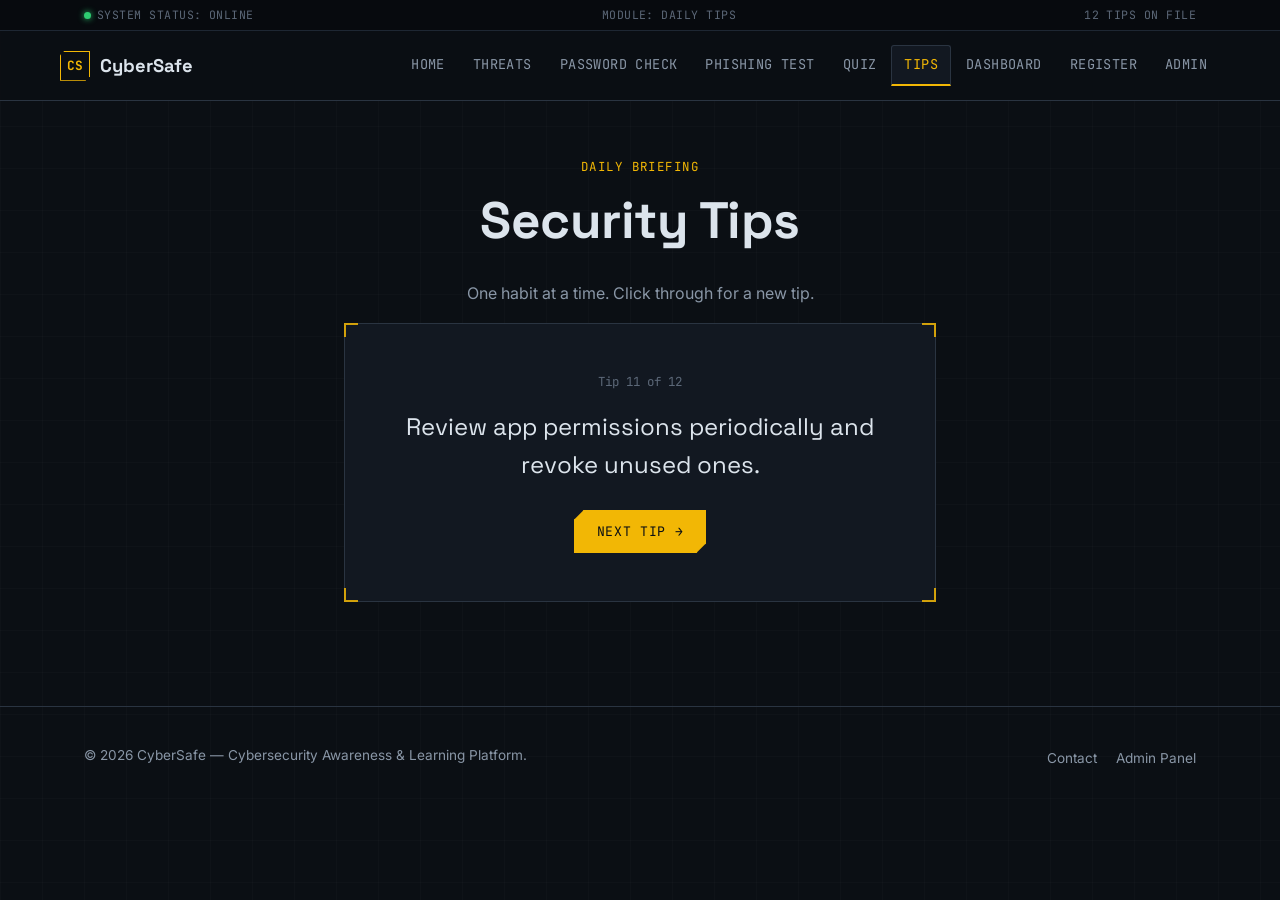
<file: tips.html>
<!DOCTYPE html>
<html lang="en">
<head>
<meta charset="UTF-8">
<meta name="viewport" content="width=device-width, initial-scale=1.0">
<title>Security Tips — CyberSafe</title>
<link rel="stylesheet" href="css/style.css">
<link rel="stylesheet" href="css/responsive.css">
<link rel="stylesheet" href="css/animations.css">
</head>
<body>

<div class="status-bar">
  <div class="container">
    <span><span class="status-dot"></span>SYSTEM STATUS: ONLINE</span>
    <span>MODULE: DAILY TIPS</span>
    <span>12 TIPS ON FILE</span>
  </div>
</div>

<header class="site-header">
  <div class="container nav-wrap">
    <a href="index.html" class="brand"><span class="brand-mark">CS</span>CyberSafe</a>
    <button class="nav-toggle">MENU ▾</button>
    <ul class="nav-tabs">
      <li><a href="index.html">Home</a></li>
      <li><a href="threats.html">Threats</a></li>
      <li><a href="password-checker.html">Password Check</a></li>
      <li><a href="phishing.html">Phishing Test</a></li>
      <li><a href="quiz.html">Quiz</a></li>
      <li><a href="tips.html">Tips</a></li>
      <li><a href="dashboard.html">Dashboard</a></li>
      <li><a href="register.html">Register</a></li>
      <li><a href="admin.html">Admin</a></li>
    </ul>
  </div>
</header>

<main>
  <section class="section">
    <div class="container" style="max-width:640px;">
      <div class="section-head" style="text-align:center; margin:0 auto 1rem;">
        <span class="eyebrow">Daily Briefing</span>
        <h1>Security Tips</h1>
        <p>One habit at a time. Click through for a new tip.</p>
      </div>

      <div class="hud-frame tip-box">
        <span class="hf-tr"></span><span class="hf-bl"></span>
        <div class="tip-index" id="tip-index"></div>
        <div class="tip-text" id="tip-text"></div>
        <button class="btn" id="next-tip-btn">Next Tip &rarr;</button>
      </div>
    </div>
  </section>
</main>

<footer class="site-footer">
  <div class="container footer-grid">
    <p>&copy; <span data-year></span> CyberSafe — Cybersecurity Awareness &amp; Learning Platform.</p>
    <ul class="footer-links">
      <li><a href="contact.html">Contact</a></li>
      <li><a href="admin.html">Admin Panel</a></li>
    </ul>
  </div>
</footer>

<script src="js/app.js"></script>
<script src="js/tips.js"></script>
</body>
</html>
</file>
<file: css/style.css>
/* =========================================================
   CyberSafe — Core Stylesheet
   Design language: "Field Dossier / HUD Scanner"
   ========================================================= */

@import url('https://fonts.googleapis.com/css2?family=Space+Grotesk:wght@500;600;700&family=Inter:wght@400;500;600&family=JetBrains+Mono:wght@400;500;700&display=swap');

:root{
  /* Color tokens */
  --bg:            #0B0F14;
  --panel:         #121821;
  --panel-alt:     #171F2B;
  --border:        #2A3441;
  --border-soft:   #1E2733;
  --text:          #DCE4EC;
  --text-muted:    #8996A6;
  --text-dim:      #5C6878;

  --amber:         #F2B705;
  --amber-dim:     #7A6212;
  --red:           #E5484D;
  --red-dim:       #4A1E20;
  --green:         #2ECC71;
  --green-dim:     #164226;
  --cyan:          #35C9C9;
  --cyan-dim:      #123939;

  /* Type */
  --font-display: 'Space Grotesk', sans-serif;
  --font-body: 'Inter', sans-serif;
  --font-mono: 'JetBrains Mono', monospace;

  --radius: 3px;
  --gap: 1.5rem;
}

*, *::before, *::after{ box-sizing: border-box; }

html{ scroll-behavior: smooth; }

body{
  margin:0;
  background: var(--bg);
  background-image:
    linear-gradient(rgba(255,255,255,0.015) 1px, transparent 1px),
    linear-gradient(90deg, rgba(255,255,255,0.015) 1px, transparent 1px);
  background-size: 42px 42px;
  color: var(--text);
  font-family: var(--font-body);
  line-height: 1.6;
  -webkit-font-smoothing: antialiased;
}

h1,h2,h3,h4{
  font-family: var(--font-display);
  font-weight: 700;
  line-height: 1.15;
  margin: 0 0 0.6em 0;
  letter-spacing: -0.01em;
}
h1{ font-size: clamp(2rem, 4vw, 3.2rem); }
h2{ font-size: clamp(1.5rem, 2.6vw, 2.1rem); }
h3{ font-size: 1.2rem; }
p{ margin: 0 0 1em 0; color: var(--text-muted); }
a{ color: var(--cyan); text-decoration: none; }
a:hover{ text-decoration: underline; }

.mono{ font-family: var(--font-mono); }

img{ max-width: 100%; display:block; }

.container{
  width: 100%;
  max-width: 1160px;
  margin: 0 auto;
  padding: 0 24px;
}

/* ---------------- Focus ---------------- */
a:focus-visible, button:focus-visible, input:focus-visible,
textarea:focus-visible, select:focus-visible, [tabindex]:focus-visible{
  outline: 2px solid var(--amber);
  outline-offset: 2px;
}

/* ---------------- Status bar ---------------- */
.status-bar{
  background: #070A0E;
  border-bottom: 1px solid var(--border-soft);
  font-family: var(--font-mono);
  font-size: 0.72rem;
  letter-spacing: 0.04em;
  color: var(--text-dim);
}
.status-bar .container{
  display:flex; justify-content: space-between; align-items:center;
  padding-top: 6px; padding-bottom: 6px; flex-wrap: wrap; gap: 6px;
}
.status-dot{
  display:inline-block; width:7px; height:7px; border-radius:50%;
  background: var(--green); margin-right:6px;
  box-shadow: 0 0 6px var(--green);
}

/* ---------------- Nav (case-file tabs) ---------------- */
.site-header{
  position: sticky; top:0; z-index: 50;
  background: rgba(11,15,20,0.92);
  backdrop-filter: blur(6px);
  border-bottom: 1px solid var(--border);
}
.nav-wrap{
  display:flex; align-items:center; justify-content: space-between;
  padding: 14px 0;
  gap: 1rem;
}
.brand{
  display:flex; align-items:center; gap:10px;
  font-family: var(--font-display); font-weight:700; font-size:1.15rem;
  color: var(--text);
}
.brand-mark{
  width: 30px; height:30px; border:1.5px solid var(--amber);
  display:flex; align-items:center; justify-content:center;
  font-family: var(--font-mono); color: var(--amber); font-size:0.8rem;
  clip-path: polygon(15% 0,100% 0,100% 85%,85% 100%,0 100%,0 15%);
}
.nav-tabs{
  display:flex; list-style:none; margin:0; padding:0; gap: 2px;
  flex-wrap: wrap;
}
.nav-tabs a{
  display:block; color: var(--text-muted); font-size:0.85rem;
  font-family: var(--font-mono); text-transform: uppercase; letter-spacing:0.03em;
  padding: 8px 12px; border:1px solid transparent; border-bottom:none;
  border-radius: 3px 3px 0 0;
}
.nav-tabs a:hover{ color: var(--text); text-decoration:none; border-color: var(--border); }
.nav-tabs a.active{
  color: var(--amber); border-color: var(--border); background: var(--panel);
  border-bottom: 2px solid var(--amber);
}
.nav-toggle{ display:none; }

/* ---------------- HUD frame (signature motif) ---------------- */
.hud-frame{
  position: relative;
  background: var(--panel);
  border: 1px solid var(--border);
  padding: 1.6rem;
}
.hud-frame::before, .hud-frame::after,
.hud-frame .hf-tr, .hud-frame .hf-bl{
  content:""; position:absolute; width:14px; height:14px;
  border: 2px solid var(--amber); opacity:0.85;
}
.hud-frame::before{ top:-1px; left:-1px; border-right:none; border-bottom:none; }
.hud-frame::after{ bottom:-1px; right:-1px; border-left:none; border-top:none; }
.hud-frame .hf-tr{ top:-1px; right:-1px; border-left:none; border-bottom:none; }
.hud-frame .hf-bl{ bottom:-1px; left:-1px; border-right:none; border-top:none; }

/* ---------------- Buttons ---------------- */
.btn{
  display:inline-flex; align-items:center; justify-content:center; gap:8px;
  font-family: var(--font-mono); font-size:0.82rem; text-transform: uppercase;
  letter-spacing:0.05em; padding: 12px 22px; border:1px solid var(--amber);
  color: var(--bg); background: var(--amber); cursor:pointer;
  clip-path: polygon(10px 0,100% 0,100% calc(100% - 10px),calc(100% - 10px) 100%,0 100%,0 10px);
  transition: transform 0.15s ease, box-shadow 0.15s ease;
}
.btn:hover{ text-decoration:none; box-shadow: 0 0 0 3px rgba(242,183,5,0.18); transform: translateY(-1px); }
.btn-outline{
  background: transparent; color: var(--amber);
}
.btn-outline:hover{ background: rgba(242,183,5,0.08); }
.btn-cyan{ background: var(--cyan); border-color: var(--cyan); color:#04211f; }
.btn-cyan.btn-outline{ background:transparent; color:var(--cyan); }
.btn-red{ background: var(--red); border-color: var(--red); color:#2a0d0e; }
.btn-sm{ padding: 8px 14px; font-size:0.72rem; }
.btn[disabled]{ opacity:0.4; cursor:not-allowed; }

/* ---------------- Hero ---------------- */
.hero{ padding: 4.5rem 0 3.5rem; position:relative; overflow:hidden; }
.hero .container{ display:grid; grid-template-columns: 1.1fr 1fr; gap: 3rem; align-items:center; }
.eyebrow{
  font-family: var(--font-mono); color: var(--amber); font-size:0.78rem;
  letter-spacing:0.12em; text-transform:uppercase; margin-bottom:0.9rem; display:block;
}
.hero-actions{ display:flex; gap:12px; margin-top:1.6rem; flex-wrap:wrap; }

/* Scanner panel (signature element) */
.scanner{
  position:relative; aspect-ratio: 1/1; background: var(--panel);
  border:1px solid var(--border); overflow:hidden;
}
.scanner-grid{
  position:absolute; inset:0;
  background-image: linear-gradient(rgba(53,201,201,0.08) 1px, transparent 1px),
                     linear-gradient(90deg, rgba(53,201,201,0.08) 1px, transparent 1px);
  background-size: 24px 24px;
}
.scanner-line{
  position:absolute; left:0; right:0; height:2px;
  background: linear-gradient(90deg, transparent, var(--cyan), transparent);
  box-shadow: 0 0 12px var(--cyan);
  animation: scan 3.2s linear infinite;
}
.scanner-icons{
  position:absolute; inset:0; display:grid; grid-template-columns: repeat(3,1fr);
  grid-template-rows: repeat(3,1fr); place-items:center; padding: 1.4rem;
}
.scanner-icons span{
  font-family: var(--font-mono); font-size:1.6rem; color: var(--text-dim);
  transition: color 0.4s ease, text-shadow 0.4s ease;
}
.scanner-icons span.revealed{ color: var(--amber); text-shadow: 0 0 10px rgba(242,183,5,0.5); }
.scanner-readout{
  position:absolute; bottom:0; left:0; right:0; background:rgba(7,10,14,0.85);
  border-top:1px solid var(--border); font-family: var(--font-mono); font-size:0.72rem;
  color: var(--text-muted); padding: 8px 12px; display:flex; justify-content: space-between;
}
.scanner-readout b{ color: var(--green); }

/* ---------------- Sections / cards ---------------- */
.section{ padding: 3.5rem 0; }
.section-head{ max-width: 640px; margin-bottom: 2.2rem; }
.section-alt{ background: #0E131A; border-top:1px solid var(--border-soft); border-bottom:1px solid var(--border-soft); }

.grid{ display:grid; gap: var(--gap); }
.grid-2{ grid-template-columns: repeat(2, 1fr); }
.grid-3{ grid-template-columns: repeat(3, 1fr); }
.grid-4{ grid-template-columns: repeat(4, 1fr); }

.card{
  background: var(--panel); border:1px solid var(--border); padding: 1.4rem;
  border-radius: var(--radius);
}
.card h3{ margin-bottom:0.4rem; color: var(--text); }
.card p{ margin-bottom:0; font-size:0.92rem; }

.stat-card{ text-align:left; }
.stat-num{ font-family: var(--font-mono); font-size:2.1rem; color: var(--amber); font-weight:700; }
.stat-label{ font-family: var(--font-mono); font-size:0.72rem; color: var(--text-dim); text-transform:uppercase; letter-spacing:0.05em; }

.badge{
  display:inline-block; font-family: var(--font-mono); font-size:0.68rem;
  text-transform: uppercase; letter-spacing:0.05em; padding:3px 8px; border:1px solid var(--border);
  color: var(--text-muted); border-radius: 2px;
}
.badge-high{ color: var(--red); border-color: var(--red-dim); background: rgba(229,72,77,0.08); }
.badge-medium{ color: var(--amber); border-color: var(--amber-dim); background: rgba(242,183,5,0.08); }
.badge-low{ color: var(--green); border-color: var(--green-dim); background: rgba(46,204,113,0.08); }

/* ---------------- Threat list / accordion ---------------- */
.threat-list{ display:flex; flex-direction:column; gap: 10px; }
.threat-item{
  background: var(--panel); border: 1px solid var(--border); border-radius: var(--radius);
  overflow:hidden;
}
.threat-item-head{
  display:flex; align-items:center; justify-content:space-between; gap:1rem;
  padding: 1rem 1.2rem; cursor:pointer; background:none; border:none; width:100%;
  color: var(--text); text-align:left; font-family: var(--font-body);
}
.threat-item-head:hover{ background: var(--panel-alt); }
.threat-title{ display:flex; align-items:center; gap:12px; }
.threat-icon{ font-family: var(--font-mono); color: var(--amber); font-size:1.1rem; width:26px; text-align:center; }
.threat-chevron{ font-family: var(--font-mono); color: var(--text-dim); transition: transform 0.25s ease; }
.threat-item.open .threat-chevron{ transform: rotate(90deg); color: var(--amber); }
.threat-item-body{
  max-height:0; overflow:hidden; transition: max-height 0.35s ease;
  border-top: 1px solid var(--border-soft);
}
.threat-item.open .threat-item-body{ max-height: 900px; }
.threat-item-body-inner{ padding: 1.1rem 1.2rem 1.4rem; }
.threat-item-body h4{ font-family: var(--font-mono); font-size:0.72rem; color: var(--cyan); text-transform:uppercase; letter-spacing:0.05em; margin: 1rem 0 0.4rem; }
.threat-item-body h4:first-child{ margin-top:0; }
.threat-item-body ul{ margin:0; padding-left: 1.2rem; color: var(--text-muted); font-size:0.92rem; }
.threat-item-body .example-box{
  font-family: var(--font-mono); font-size:0.82rem; background:#0E1319; border-left:3px solid var(--red);
  padding: 0.8rem 1rem; color: var(--text-muted); margin-top:0.3rem;
}
.mark-done-btn{ margin-top:1rem; }
.completed-tag{ color: var(--green); font-family: var(--font-mono); font-size:0.75rem; margin-top:1rem; display:block; }

/* ---------------- Forms ---------------- */
.field{ margin-bottom: 1.2rem; }
.field label{ display:block; font-family: var(--font-mono); font-size:0.75rem; text-transform:uppercase; letter-spacing:0.04em; color: var(--text-muted); margin-bottom:6px; }
.field input, .field textarea, .field select{
  width:100%; background: #0E131A; border:1px solid var(--border); color: var(--text);
  padding: 11px 12px; font-family: var(--font-body); font-size:0.95rem; border-radius: var(--radius);
}
.field input:focus, .field textarea:focus, .field select:focus{ border-color: var(--cyan); }
.field-error{ color: var(--red); font-size:0.78rem; margin-top:5px; font-family: var(--font-mono); display:none; }
.field.invalid input{ border-color: var(--red); }
.field.invalid .field-error{ display:block; }
.field-hint{ color: var(--text-dim); font-size:0.78rem; margin-top:5px; }

/* ---------------- Password checker ---------------- */
.pw-meter{ height:8px; background:var(--panel-alt); border:1px solid var(--border); margin: 1rem 0; overflow:hidden; }
.pw-meter-fill{ height:100%; width:0%; background: var(--red); transition: width 0.3s ease, background 0.3s ease; }
.pw-checks{ list-style:none; padding:0; margin:0; display:grid; grid-template-columns: repeat(2,1fr); gap:8px; font-family: var(--font-mono); font-size:0.82rem; }
.pw-checks li{ color: var(--text-dim); }
.pw-checks li.pass{ color: var(--green); }
.pw-checks li.pass::before{ content:"[✓] "; }
.pw-checks li:not(.pass)::before{ content:"[ ] "; }
.pw-strength-label{ font-family: var(--font-mono); font-weight:700; letter-spacing:0.05em; text-transform:uppercase; margin-top:0.6rem; }

/* ---------------- Quiz ---------------- */
.quiz-progress{ font-family: var(--font-mono); font-size:0.78rem; color: var(--text-dim); margin-bottom:0.6rem; }
.progress-track{ height:6px; background: var(--panel-alt); border:1px solid var(--border); margin-bottom:1.6rem; }
.progress-fill{ height:100%; background: var(--cyan); width:0%; transition: width 0.3s ease; }
.quiz-options{ display:flex; flex-direction:column; gap:10px; margin: 1.2rem 0; }
.quiz-option{
  text-align:left; background: var(--panel-alt); border:1px solid var(--border); color: var(--text);
  padding: 12px 14px; border-radius: var(--radius); cursor:pointer; font-family: var(--font-body); font-size:0.95rem;
}
.quiz-option:hover{ border-color: var(--cyan); }
.quiz-option.correct{ border-color: var(--green); background: rgba(46,204,113,0.1); color: var(--green); }
.quiz-option.incorrect{ border-color: var(--red); background: rgba(229,72,77,0.1); color: var(--red); }
.quiz-option[disabled]{ cursor:default; }
.quiz-explain{ font-size:0.88rem; padding-top:0.5rem; }
.quiz-nav{ display:flex; justify-content: space-between; margin-top:1.4rem; }
.quiz-result{ text-align:center; }
.quiz-result .stat-num{ font-size: 3rem; }

/* ---------------- Phishing challenge ---------------- */
.phish-card{ margin-bottom: 1.2rem; }
.phish-msg{
  font-family: var(--font-mono); font-size:0.9rem; background:#0E1319; border-left:3px solid var(--amber);
  padding: 1rem 1.1rem; margin: 1rem 0; color: var(--text);
}
.phish-choices{ display:flex; gap:10px; flex-wrap:wrap; }
.phish-choice{ flex:1; min-width:120px; }
.phish-feedback{ margin-top:1rem; padding:1rem; border-radius: var(--radius); display:none; }
.phish-feedback.show{ display:block; }
.phish-feedback.correct{ background: rgba(46,204,113,0.08); border:1px solid var(--green-dim); }
.phish-feedback.incorrect{ background: rgba(229,72,77,0.08); border:1px solid var(--red-dim); }

/* ---------------- Tips ---------------- */
.tip-box{ text-align:center; padding: 3rem 2rem; }
.tip-index{ font-family: var(--font-mono); color: var(--text-dim); font-size:0.78rem; margin-bottom:1rem; }
.tip-text{ font-family: var(--font-display); font-size:1.5rem; max-width:560px; margin:0 auto 1.6rem; }

/* ---------------- Dashboard ---------------- */
.dash-bar-track{ height:10px; background: var(--panel-alt); border:1px solid var(--border); overflow:hidden; }
.dash-bar-fill{ height:100%; background: var(--green); }

/* ---------------- Admin table ---------------- */
table{ width:100%; border-collapse: collapse; font-size:0.88rem; }
th, td{ text-align:left; padding: 10px 12px; border-bottom: 1px solid var(--border-soft); }
th{ font-family: var(--font-mono); text-transform:uppercase; font-size:0.7rem; letter-spacing:0.05em; color: var(--text-dim); }
tr:hover td{ background: var(--panel-alt); }
.table-actions{ display:flex; gap:8px; }
.admin-form{ background: var(--panel); border:1px solid var(--border); padding: 1.4rem; margin-bottom: 1.6rem; }

/* ---------------- Footer ---------------- */
.site-footer{ border-top:1px solid var(--border); padding: 2.4rem 0; margin-top:3rem; }
.footer-grid{ display:flex; justify-content:space-between; flex-wrap:wrap; gap:1.5rem; }
.footer-grid p{ margin:0; font-size:0.85rem; }
.footer-links{ display:flex; gap:1.2rem; list-style:none; padding:0; margin:0; }
.footer-links a{ color: var(--text-muted); font-size:0.85rem; }

.toast{
  position:fixed; bottom:20px; right:20px; background: var(--panel); border:1px solid var(--green);
  color: var(--text); padding: 12px 18px; font-family: var(--font-mono); font-size:0.85rem;
  border-radius: var(--radius); z-index: 200; opacity:0; transform: translateY(10px);
  transition: opacity 0.25s ease, transform 0.25s ease; pointer-events:none;
}
.toast.show{ opacity:1; transform:translateY(0); }
</file>
<file: css/responsive.css>
/* ============================================
   CyberSafe — Responsive rules
   ============================================ */

@media (max-width: 1024px){
  .hero .container{ grid-template-columns: 1fr; }
  .scanner{ max-width: 420px; margin: 0 auto; }
  .grid-4{ grid-template-columns: repeat(2,1fr); }
  .grid-3{ grid-template-columns: repeat(2,1fr); }
}

@media (max-width: 860px){
  .nav-wrap{ flex-wrap: wrap; }
  .nav-toggle{
    display:inline-flex; margin-left:auto; background:none; border:1px solid var(--border);
    color: var(--text); font-family: var(--font-mono); padding:8px 12px; cursor:pointer;
  }
  .nav-tabs{
    display:none; width:100%; flex-direction:column; gap:0; order: 3;
    border-top: 1px solid var(--border-soft); margin-top: 10px; padding-top: 8px;
  }
  .nav-tabs.open{ display:flex; }
  .nav-tabs a{ border-radius:0; padding: 10px 4px; }
  .nav-tabs a.active{ border-bottom: none; border-left: 2px solid var(--amber); padding-left: 10px; }
}

@media (max-width: 720px){
  .grid-2{ grid-template-columns: 1fr; }
  .grid-3{ grid-template-columns: 1fr; }
  .grid-4{ grid-template-columns: repeat(2,1fr); }
  .pw-checks{ grid-template-columns: 1fr; }
  .phish-choices{ flex-direction: column; }
  .footer-grid{ flex-direction: column; }
}

@media (max-width: 480px){
  .grid-4{ grid-template-columns: 1fr; }
  .hero{ padding: 3rem 0 2rem; }
  .hero-actions{ flex-direction: column; }
  .btn{ width:100%; }
  .quiz-nav{ flex-direction: column; gap:10px; }
  .quiz-nav .btn{ width:100%; }
}
</file>
<file: css/animations.css>
/* ============================================
   CyberSafe — Animations
   ============================================ */

@keyframes scan{
  0%   { top: 0%; }
  50%  { top: 100%; }
  100% { top: 0%; }
}

@keyframes fadeUp{
  from{ opacity:0; transform: translateY(10px); }
  to{ opacity:1; transform: translateY(0); }
}

.fade-up{ animation: fadeUp 0.5s ease both; }

@keyframes pulseDot{
  0%,100%{ opacity:1; }
  50%{ opacity:0.35; }
}
.status-dot{ animation: pulseDot 2.4s ease-in-out infinite; }

@keyframes toastIn{
  from{ opacity:0; transform: translateY(14px); }
  to{ opacity:1; transform: translateY(0); }
}

/* Respect reduced motion */
@media (prefers-reduced-motion: reduce){
  *{ animation-duration: 0.001ms !important; animation-iteration-count: 1 !important; transition-duration: 0.001ms !important; scroll-behavior: auto !important; }
  .scanner-line{ animation: none; top:50%; }
}
</file>
